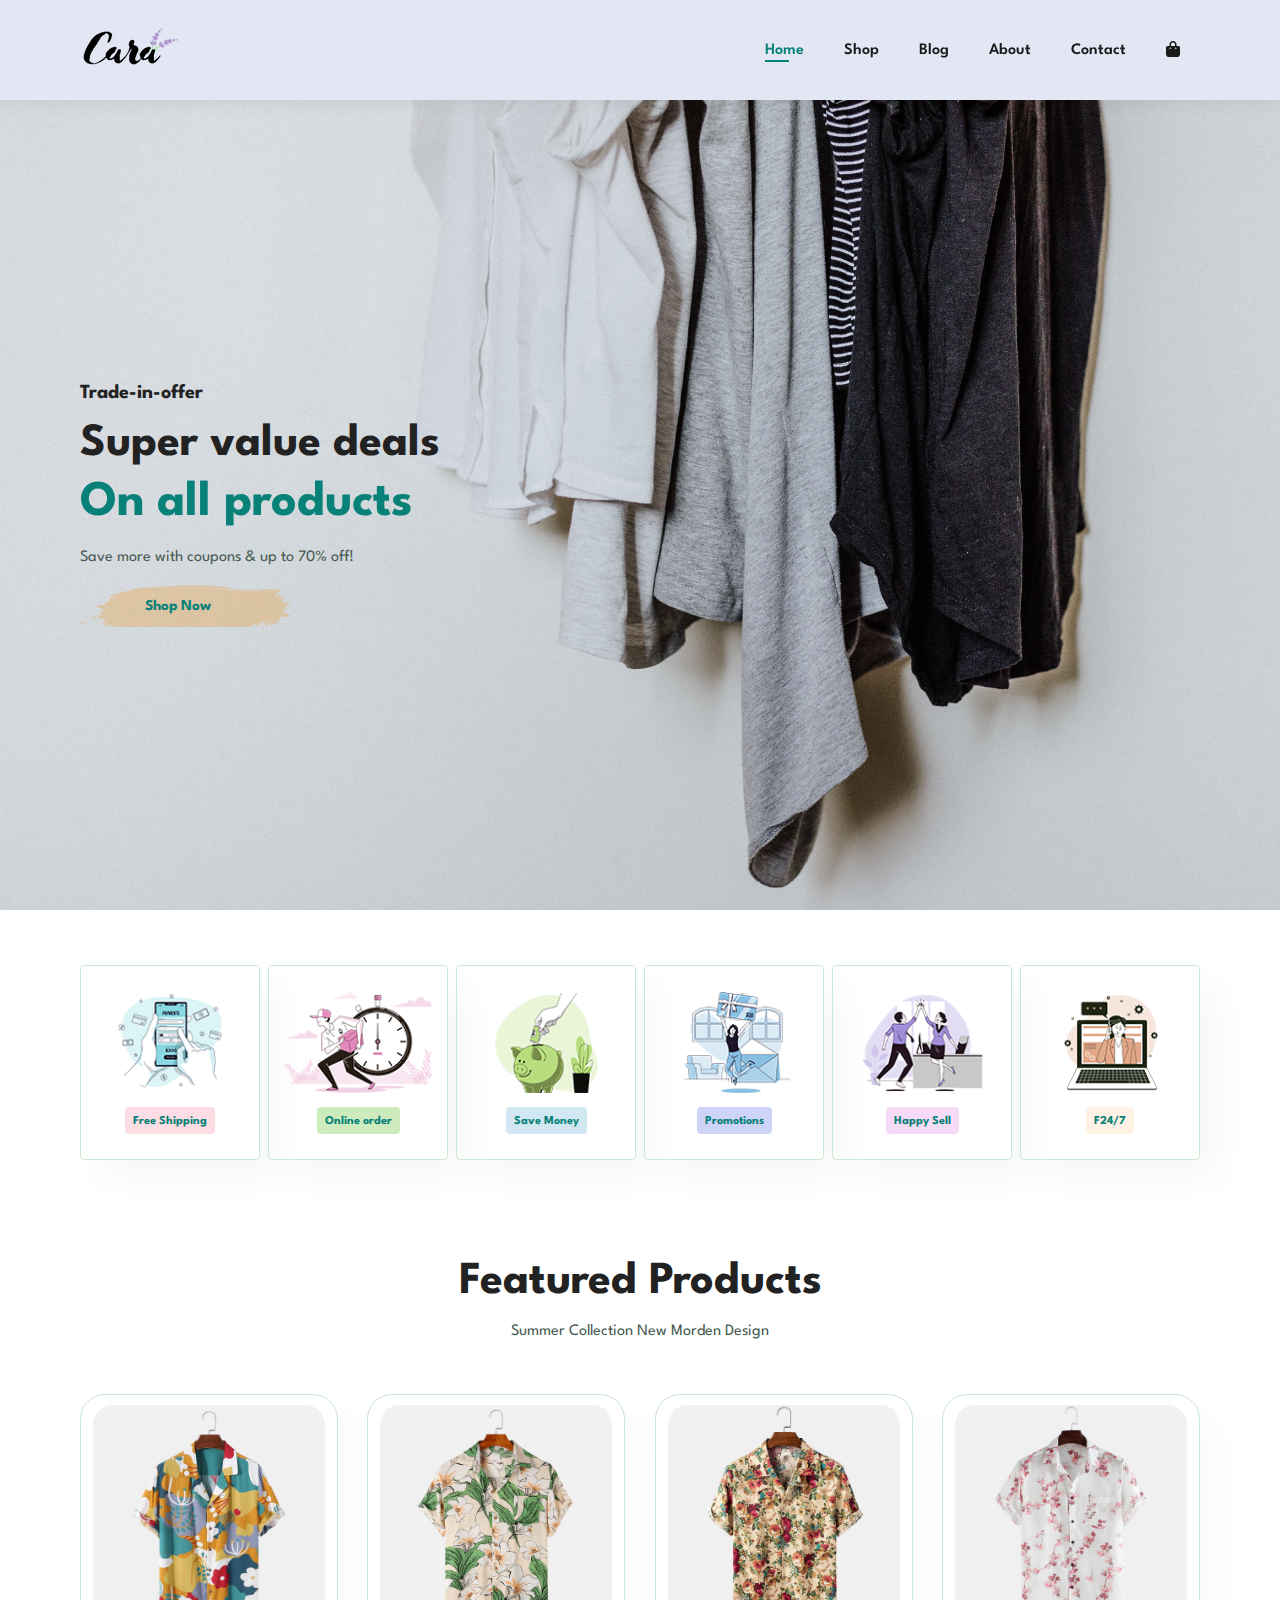
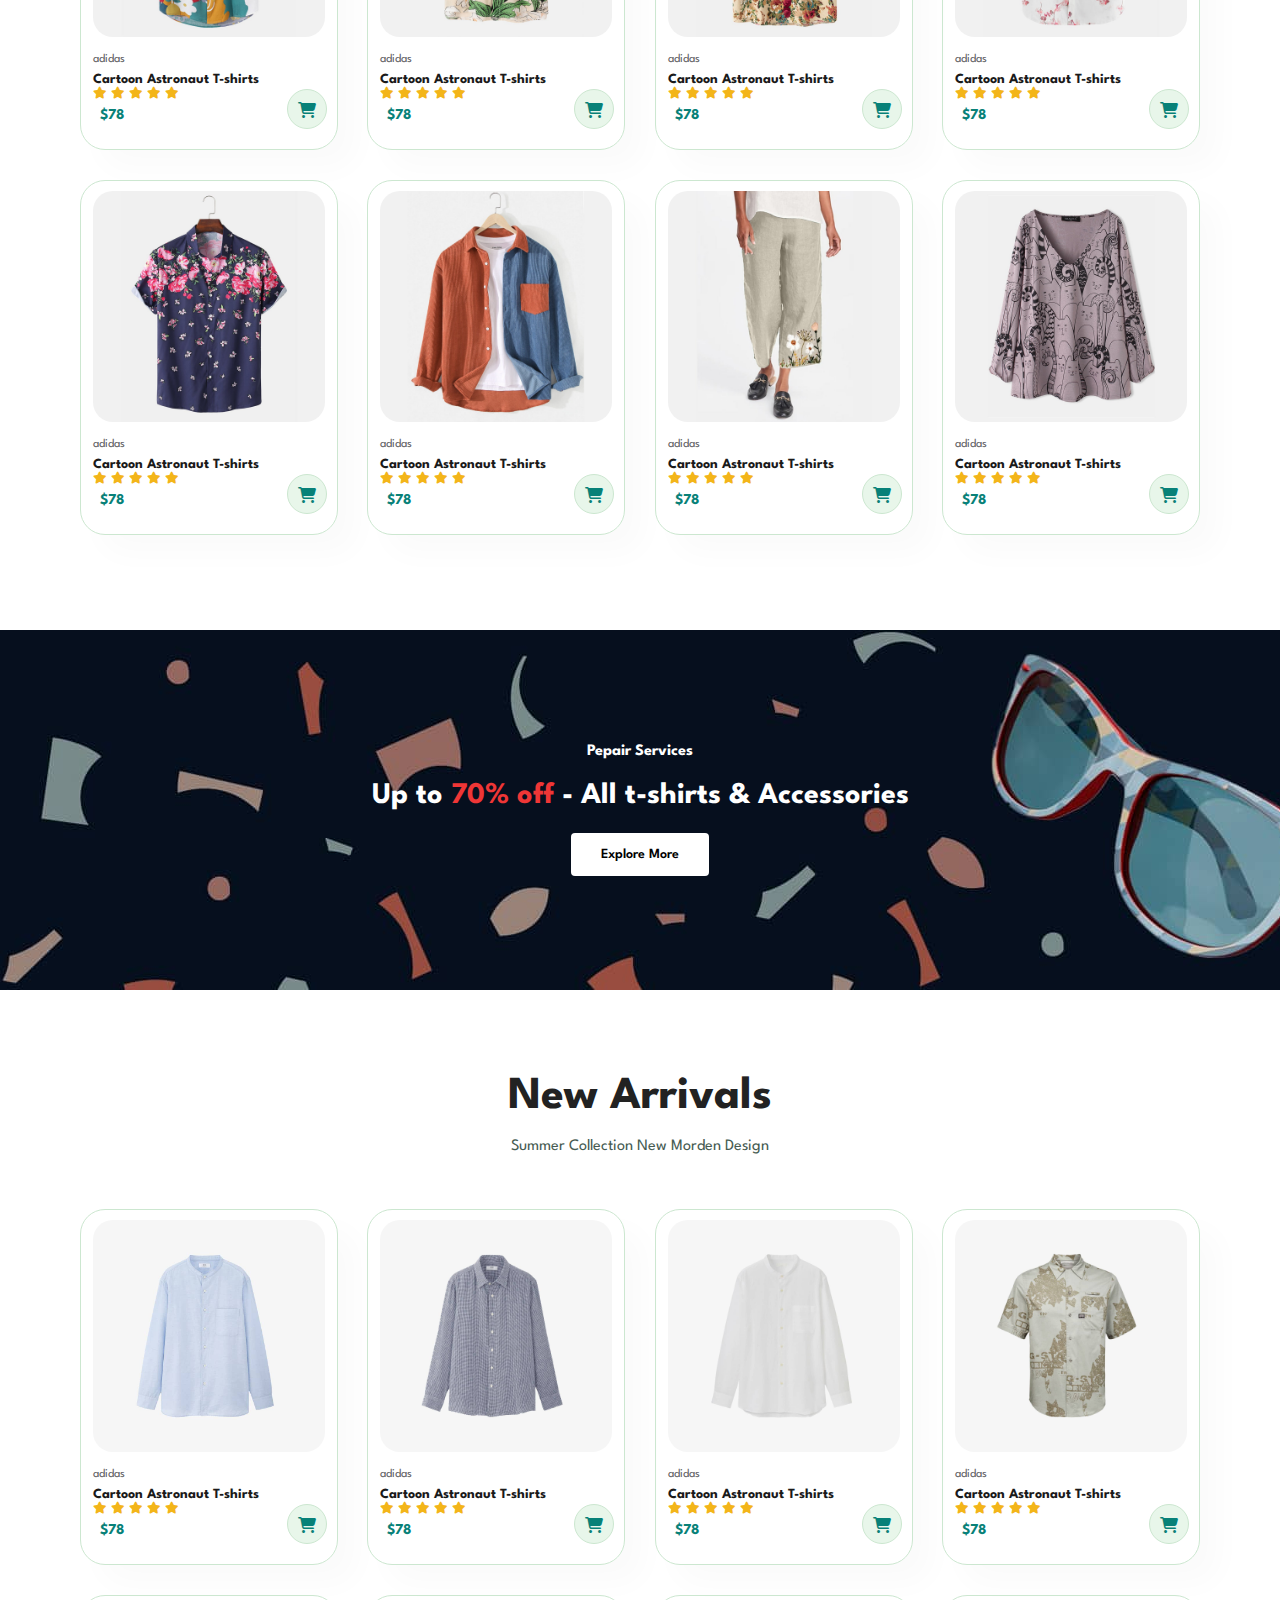
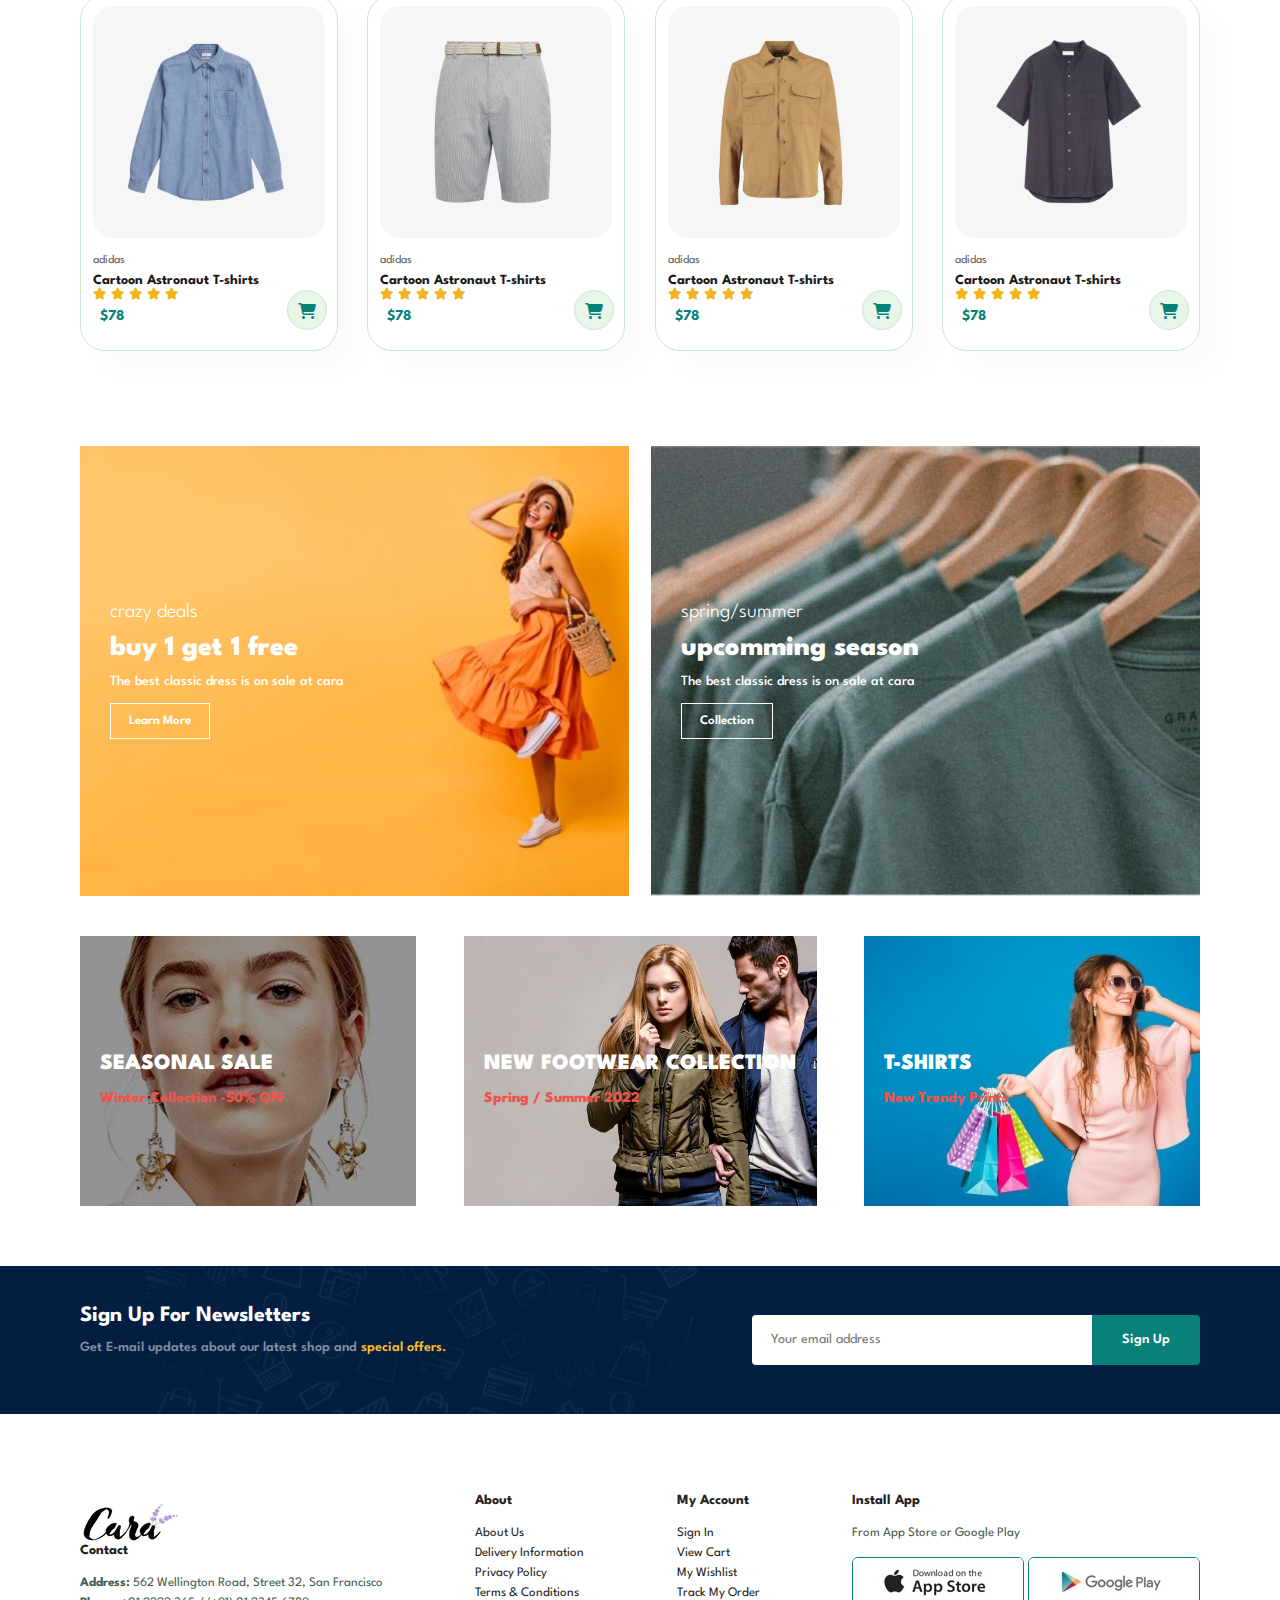
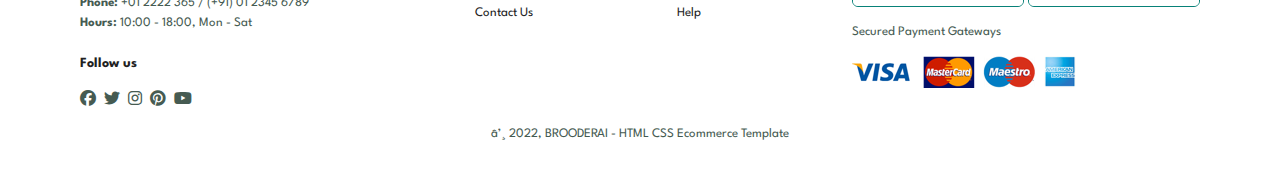
<file: index.html>
<!DOCTYPE html>
<html lang="en">

<head>
    <meta charset="UTF=8">
    <meta http-equiv="X-UA-Comatible" content="IE=edge">
    <meta name="viewport" content="width=device-width, initial-scale=1.0">
    <title>Tech2etc Ecommerce Tutorial</title>
    <link rel="stylesheet" type="text/css" href="https://cdnjs.cloudflare.com/ajax/libs/font-awesome/6.1.1/css/all.min.css">
    <link rel="stylesheet" href="style.css">
</head>

<body>

   <section id="header">
    <a href="#"><img src="img/logo.png" class="log" alt=""></a>
    
    <div>
        <ul id="navbar">
            <li><a class="active" href="index.html">Home</a></li>
            <li><a href="shop.html">Shop</a></li>
            <li><a href="blog.html">Blog</a></li>
            <li><a href="about.html">About</a></li>
            <li><a href="contact.html">Contact</a></li>
            <li id="lg-bag"><a href="cart.html"><i class="fa-solid fa-bag-shopping"></i></a></li>
            <a href="#" id="close"><i class="fa-solid fa-xmark"></i></a>
        </ul>
    </div>
    <div id="mobile">
        <a href="cart.html"><i class="fa-solid fa-bag-shopping"></i></a>
        <i id="bar"  class="fas fa-outdent"></i>
    </div>
   </section>

   <section id="hero">
    <h4>Trade-in-offer</h4>
    <h2>Super value deals</h2>
    <h1>On all products</h1>
    <p>Save more with coupons & up to 70% off!</p>
    <button>Shop Now</button>
   </section>

   <section id="feature" class="section-p1">
    <div class="fe-box">
        <img src="img/features/f1.png" alt="">
        <h6>Free Shipping</h6>
    </div>
    <div class="fe-box"> 
        <img src="img/features/f2.png" alt="">
        <h6>Online order</h6>
    </div>
    <div class="fe-box">
        <img src="img/features/f3.png" alt="">
        <h6>Save Money</h6>
    </div>
    <div class="fe-box">
        <img src="img/features/f4.png" alt="">
        <h6>Promotions</h6>
    </div>
    <div class="fe-box">
        <img src="img/features/f5.png" alt="">
        <h6>Happy Sell</h6>
    </div>
    <div class="fe-box">
        <img src="img/features/f6.png" alt="">
        <h6>F24/7</h6>
    </div>  
   </section>

   <section id="product1" class="section-p1">
    <h2>Featured Products</h2>
    <p>Summer Collection New Morden Design</p>
    <div class="pro-container">
        <div class="pro">
            <img src="img/products/f1.jpg" alt="">
            <div class="des">
                <span>adidas</span>
                <h5>Cartoon Astronaut T-shirts</h5>
                <div class="star">
                    <i class="fa-solid fa-star"></i>
                    <i class="fa-solid fa-star"></i>
                    <i class="fa-solid fa-star"></i>
                    <i class="fa-solid fa-star"></i>
                    <i class="fa-solid fa-star"></i>
                </div>
                <h4>$78</h4>
            </div>
            <a href="#"><i class="fa-solid fa-cart-shopping cart"></i></a>
        </div>
        <div class="pro">
            <img src="img/products/f2.jpg" alt="">
            <div class="des">
                <span>adidas</span>
                <h5>Cartoon Astronaut T-shirts</h5>
                <div class="star">
                    <i class="fa-solid fa-star"></i>
                    <i class="fa-solid fa-star"></i>
                    <i class="fa-solid fa-star"></i>
                    <i class="fa-solid fa-star"></i>
                    <i class="fa-solid fa-star"></i>
                </div>
                <h4>$78</h4>
            </div>
            <a href="#"><i class="fa-solid fa-cart-shopping cart"></i></a>
        </div>
        <div class="pro">
            <img src="img/products/f3.jpg" alt="">
            <div class="des">
                <span>adidas</span>
                <h5>Cartoon Astronaut T-shirts</h5>
                <div class="star">
                    <i class="fa-solid fa-star"></i>
                    <i class="fa-solid fa-star"></i>
                    <i class="fa-solid fa-star"></i>
                    <i class="fa-solid fa-star"></i>
                    <i class="fa-solid fa-star"></i>
                </div>
                <h4>$78</h4>
            </div>
            <a href="#"><i class="fa-solid fa-cart-shopping cart"></i></a>
        </div>
        <div class="pro">
            <img src="img/products/f4.jpg" alt="">
            <div class="des">
                <span>adidas</span>
                <h5>Cartoon Astronaut T-shirts</h5>
                <div class="star">
                    <i class="fa-solid fa-star"></i>
                    <i class="fa-solid fa-star"></i>
                    <i class="fa-solid fa-star"></i>
                    <i class="fa-solid fa-star"></i>
                    <i class="fa-solid fa-star"></i>
                </div>
                <h4>$78</h4>
            </div>
            <a href="#"><i class="fa-solid fa-cart-shopping cart"></i></a>
        </div>
        <div class="pro">
            <img src="img/products/f5.jpg" alt="">
            <div class="des">
                <span>adidas</span>
                <h5>Cartoon Astronaut T-shirts</h5>
                <div class="star">
                    <i class="fa-solid fa-star"></i>
                    <i class="fa-solid fa-star"></i>
                    <i class="fa-solid fa-star"></i>
                    <i class="fa-solid fa-star"></i>
                    <i class="fa-solid fa-star"></i>
                </div>
                <h4>$78</h4>
            </div>
            <a href="#"><i class="fa-solid fa-cart-shopping cart"></i></a>
        </div>
        <div class="pro">
            <img src="img/products/f6.jpg" alt="">
            <div class="des">
                <span>adidas</span>
                <h5>Cartoon Astronaut T-shirts</h5>
                <div class="star">
                    <i class="fa-solid fa-star"></i>
                    <i class="fa-solid fa-star"></i>
                    <i class="fa-solid fa-star"></i>
                    <i class="fa-solid fa-star"></i>
                    <i class="fa-solid fa-star"></i>
                </div>
                <h4>$78</h4>
            </div>
            <a href="#"><i class="fa-solid fa-cart-shopping cart"></i></a>
        </div>
        <div class="pro">
            <img src="img/products/f7.jpg" alt="">
            <div class="des">
                <span>adidas</span>
                <h5>Cartoon Astronaut T-shirts</h5>
                <div class="star">
                    <i class="fa-solid fa-star"></i>
                    <i class="fa-solid fa-star"></i>
                    <i class="fa-solid fa-star"></i>
                    <i class="fa-solid fa-star"></i>
                    <i class="fa-solid fa-star"></i>
                </div>
                <h4>$78</h4>
            </div>
            <a href="#"><i class="fa-solid fa-cart-shopping cart"></i></a>
        </div>
        <div class="pro">
            <img src="img/products/f8.jpg" alt="">
            <div class="des">
                <span>adidas</span>
                <h5>Cartoon Astronaut T-shirts</h5>
                <div class="star">
                    <i class="fa-solid fa-star"></i>
                    <i class="fa-solid fa-star"></i>
                    <i class="fa-solid fa-star"></i>
                    <i class="fa-solid fa-star"></i>
                    <i class="fa-solid fa-star"></i>
                </div>
                <h4>$78</h4>
            </div>
            <a href="#"><i class="fa-solid fa-cart-shopping cart"></i></a>
        </div>
    </div>
   </section>
   
   <section id="banner" class="section-m1">
    <h4>Pepair Services</h4>
    <h2>Up to <span>70% off</span> - All t-shirts & Accessories</h2>
    <button class="normal">Explore More</button>
   </section>

   <section id="product1" class="section-p1">
    <h2>New Arrivals</h2>
    <p>Summer Collection New Morden Design</p>
    <div class="pro-container">
        <div class="pro">
            <img src="img/products/n1.jpg" alt="">
            <div class="des">
                <span>adidas</span>
                <h5>Cartoon Astronaut T-shirts</h5>
                <div class="star">
                    <i class="fa-solid fa-star"></i>
                    <i class="fa-solid fa-star"></i>
                    <i class="fa-solid fa-star"></i>
                    <i class="fa-solid fa-star"></i>
                    <i class="fa-solid fa-star"></i>
                </div>
                <h4>$78</h4>
            </div>
            <a href="#"><i class="fa-solid fa-cart-shopping cart"></i></a>
        </div>
        <div class="pro">
            <img src="img/products/n2.jpg" alt="">
            <div class="des">
                <span>adidas</span>
                <h5>Cartoon Astronaut T-shirts</h5>
                <div class="star">
                    <i class="fa-solid fa-star"></i>
                    <i class="fa-solid fa-star"></i>
                    <i class="fa-solid fa-star"></i>
                    <i class="fa-solid fa-star"></i>
                    <i class="fa-solid fa-star"></i>
                </div>
                <h4>$78</h4>
            </div>
            <a href="#"><i class="fa-solid fa-cart-shopping cart"></i></a>
        </div>
        <div class="pro">
            <img src="img/products/n3.jpg" alt="">
            <div class="des">
                <span>adidas</span>
                <h5>Cartoon Astronaut T-shirts</h5>
                <div class="star">
                    <i class="fa-solid fa-star"></i>
                    <i class="fa-solid fa-star"></i>
                    <i class="fa-solid fa-star"></i>
                    <i class="fa-solid fa-star"></i>
                    <i class="fa-solid fa-star"></i>
                </div>
                <h4>$78</h4>
            </div>
            <a href="#"><i class="fa-solid fa-cart-shopping cart"></i></a>
        </div>
        <div class="pro">
            <img src="img/products/n4.jpg" alt="">
            <div class="des">
                <span>adidas</span>
                <h5>Cartoon Astronaut T-shirts</h5>
                <div class="star">
                    <i class="fa-solid fa-star"></i>
                    <i class="fa-solid fa-star"></i>
                    <i class="fa-solid fa-star"></i>
                    <i class="fa-solid fa-star"></i>
                    <i class="fa-solid fa-star"></i>
                </div>
                <h4>$78</h4>
            </div>
            <a href="#"><i class="fa-solid fa-cart-shopping cart"></i></a>
        </div>
        <div class="pro">
            <img src="img/products/n5.jpg" alt="">
            <div class="des">
                <span>adidas</span>
                <h5>Cartoon Astronaut T-shirts</h5>
                <div class="star">
                    <i class="fa-solid fa-star"></i>
                    <i class="fa-solid fa-star"></i>
                    <i class="fa-solid fa-star"></i>
                    <i class="fa-solid fa-star"></i>
                    <i class="fa-solid fa-star"></i>
                </div>
                <h4>$78</h4>
            </div>
            <a href="#"><i class="fa-solid fa-cart-shopping cart"></i></a>
        </div>
        <div class="pro">
            <img src="img/products/n6.jpg" alt="">
            <div class="des">
                <span>adidas</span>
                <h5>Cartoon Astronaut T-shirts</h5>
                <div class="star">
                    <i class="fa-solid fa-star"></i>
                    <i class="fa-solid fa-star"></i>
                    <i class="fa-solid fa-star"></i>
                    <i class="fa-solid fa-star"></i>
                    <i class="fa-solid fa-star"></i>
                </div>
                <h4>$78</h4>
            </div>
            <a href="#"><i class="fa-solid fa-cart-shopping cart"></i></a>
        </div>
        <div class="pro">
            <img src="img/products/n7.jpg" alt="">
            <div class="des">
                <span>adidas</span>
                <h5>Cartoon Astronaut T-shirts</h5>
                <div class="star">
                    <i class="fa-solid fa-star"></i>
                    <i class="fa-solid fa-star"></i>
                    <i class="fa-solid fa-star"></i>
                    <i class="fa-solid fa-star"></i>
                    <i class="fa-solid fa-star"></i>
                </div>
                <h4>$78</h4>
            </div>
            <a href="#"><i class="fa-solid fa-cart-shopping cart"></i></a>
        </div>
        <div class="pro">
            <img src="img/products/n8.jpg" alt="">
            <div class="des">
                <span>adidas</span>
                <h5>Cartoon Astronaut T-shirts</h5>
                <div class="star">
                    <i class="fa-solid fa-star"></i>
                    <i class="fa-solid fa-star"></i>
                    <i class="fa-solid fa-star"></i>
                    <i class="fa-solid fa-star"></i>
                    <i class="fa-solid fa-star"></i>
                </div>
                <h4>$78</h4>
            </div>
            <a href="#"><i class="fa-solid fa-cart-shopping cart"></i></a>
        </div>
    </div>
   </section>

   <section id="sm-banner" class="section-p1">
    <div class="banner-box">
        <h4>crazy deals</h4>
        <h2>buy 1 get 1 free</h2>
        <span>The best classic dress is on sale at cara</span>
        <button class="white">Learn More</button>
    </div>
    <div class="banner-box banner-box2">
        <h4>spring/summer</h4>
        <h2>upcomming season</h2>
        <span>The best classic dress is on sale at cara</span>
        <button class="white">Collection</button>
    </div>
   </section> 
   
   <section id="banner3">
    <div class="banner-box">
        <h2>SEASONAL SALE</h2>
        <h3>Winter Collection -50% OFF</h3>
    </div>
    <div class="banner-box banner-box2">
        <h2>NEW FOOTWEAR COLLECTION</h2>
        <h3>Spring / Summer 2022</h3>
    </div>
    <div class="banner-box banner-box3">
        <h2>T-SHIRTS</h2>
        <h3>New Trendy Prints</h3>
    </div>
   </section>

   <section id="newsletter" class="section-p1 section-m1">
    <div class="newstext">
        <h4>Sign Up For Newsletters</h4>
        <p>Get E-mail updates about our latest shop and <span>special offers.</span></p>
    </div>
    <div class="form">
        <input type="text" placeholder="Your email address">
        <button class="normal">Sign Up</button>
    </div>
   </section>

   <footer class="section-p1">
    <div class="col">
        <img class="logo" src="img/logo.png" alt="">
        <h4>Contact</h4>
        <p><strong>Address: </strong> 562 Wellington Road, Street 32, San Francisco</p>
        <p><strong>Phone:</strong> +01 2222 365 / (+91) 01 2345 6789</p>
        <p><strong>Hours:</strong> 10:00 - 18:00, Mon - Sat</p>
        <div class="follow">
            <h4>Follow us</h4>
            <div class="icon">
                <i class="fa-brands fa-facebook"></i>
                <i class="fa-brands fa-twitter"></i>
                <i class="fa-brands fa-instagram"></i>
                <i class="fa-brands fa-pinterest"></i>
                <i class="fa-brands fa-youtube"></i>
            </div>
        </div>
    </div>

    <div class="col">
        <h4>About</h4>
        <a href="#">About Us</a>
        <a href="#">Delivery Information</a>
        <a href="#">Privacy Policy</a>
        <a href="#">Terms & Conditions</a>
        <a href="#">Contact Us</a>
    </div>

    <div class="col">
        <h4>My Account</h4>
        <a href="#">Sign In</a>
        <a href="#">View Cart</a>
        <a href="#">My Wishlist</a>
        <a href="#">Track My Order</a>
        <a href="#">Help</a>
    </div>

    <div class="col install">
        <h4>Install App</h4>
        <p>From App Store or Google Play</p>
        <div class="row">
            <img src="img/pay/app.jpg" alt="">
            <img src="img/pay/play.jpg" alt="">
        </div>
        <p>Secured Payment Gateways</p>
        <img src="img/pay/pay.png" alt="">
    </div>

    <div class="copyright">
        <p>Ⓒ 2022, BROODERAI - HTML CSS Ecommerce Template</p>
    </div>
   </footer>


    <script src="script.js"></script>
</body>

</html>
</file>
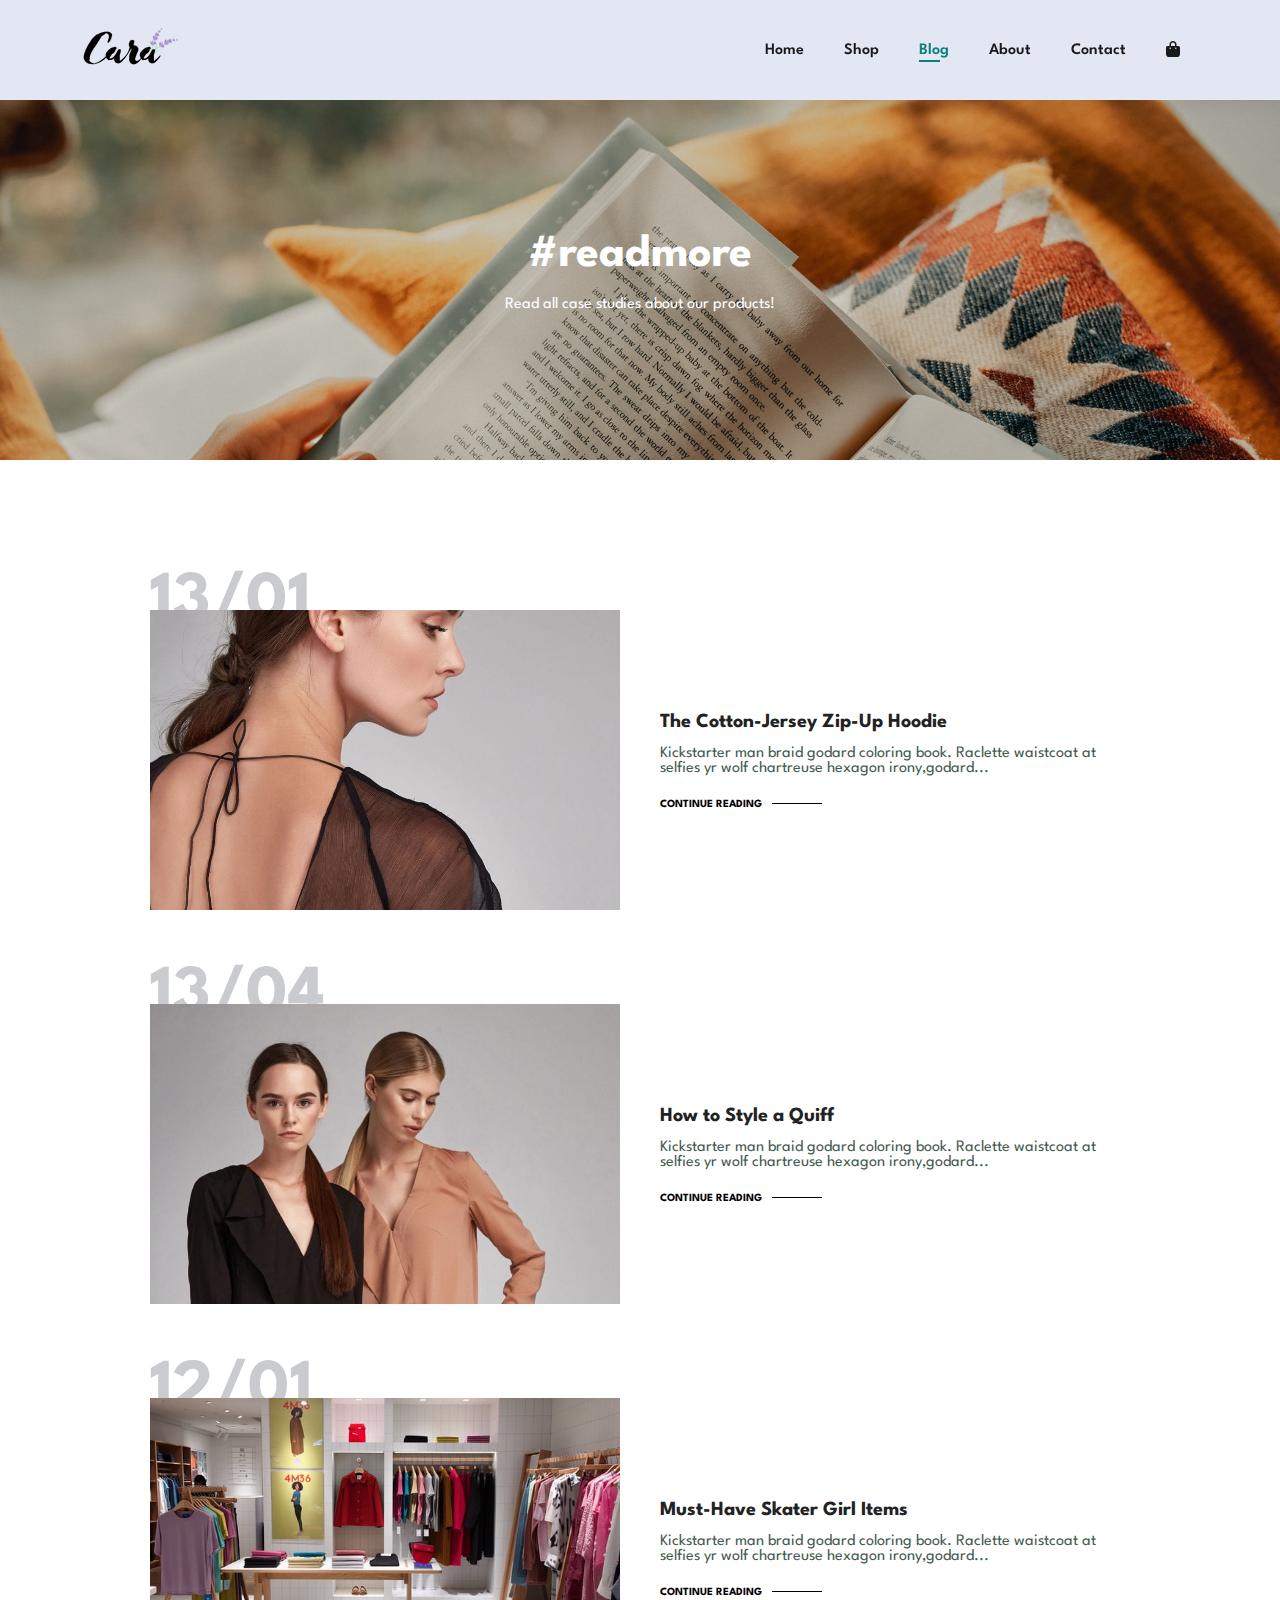
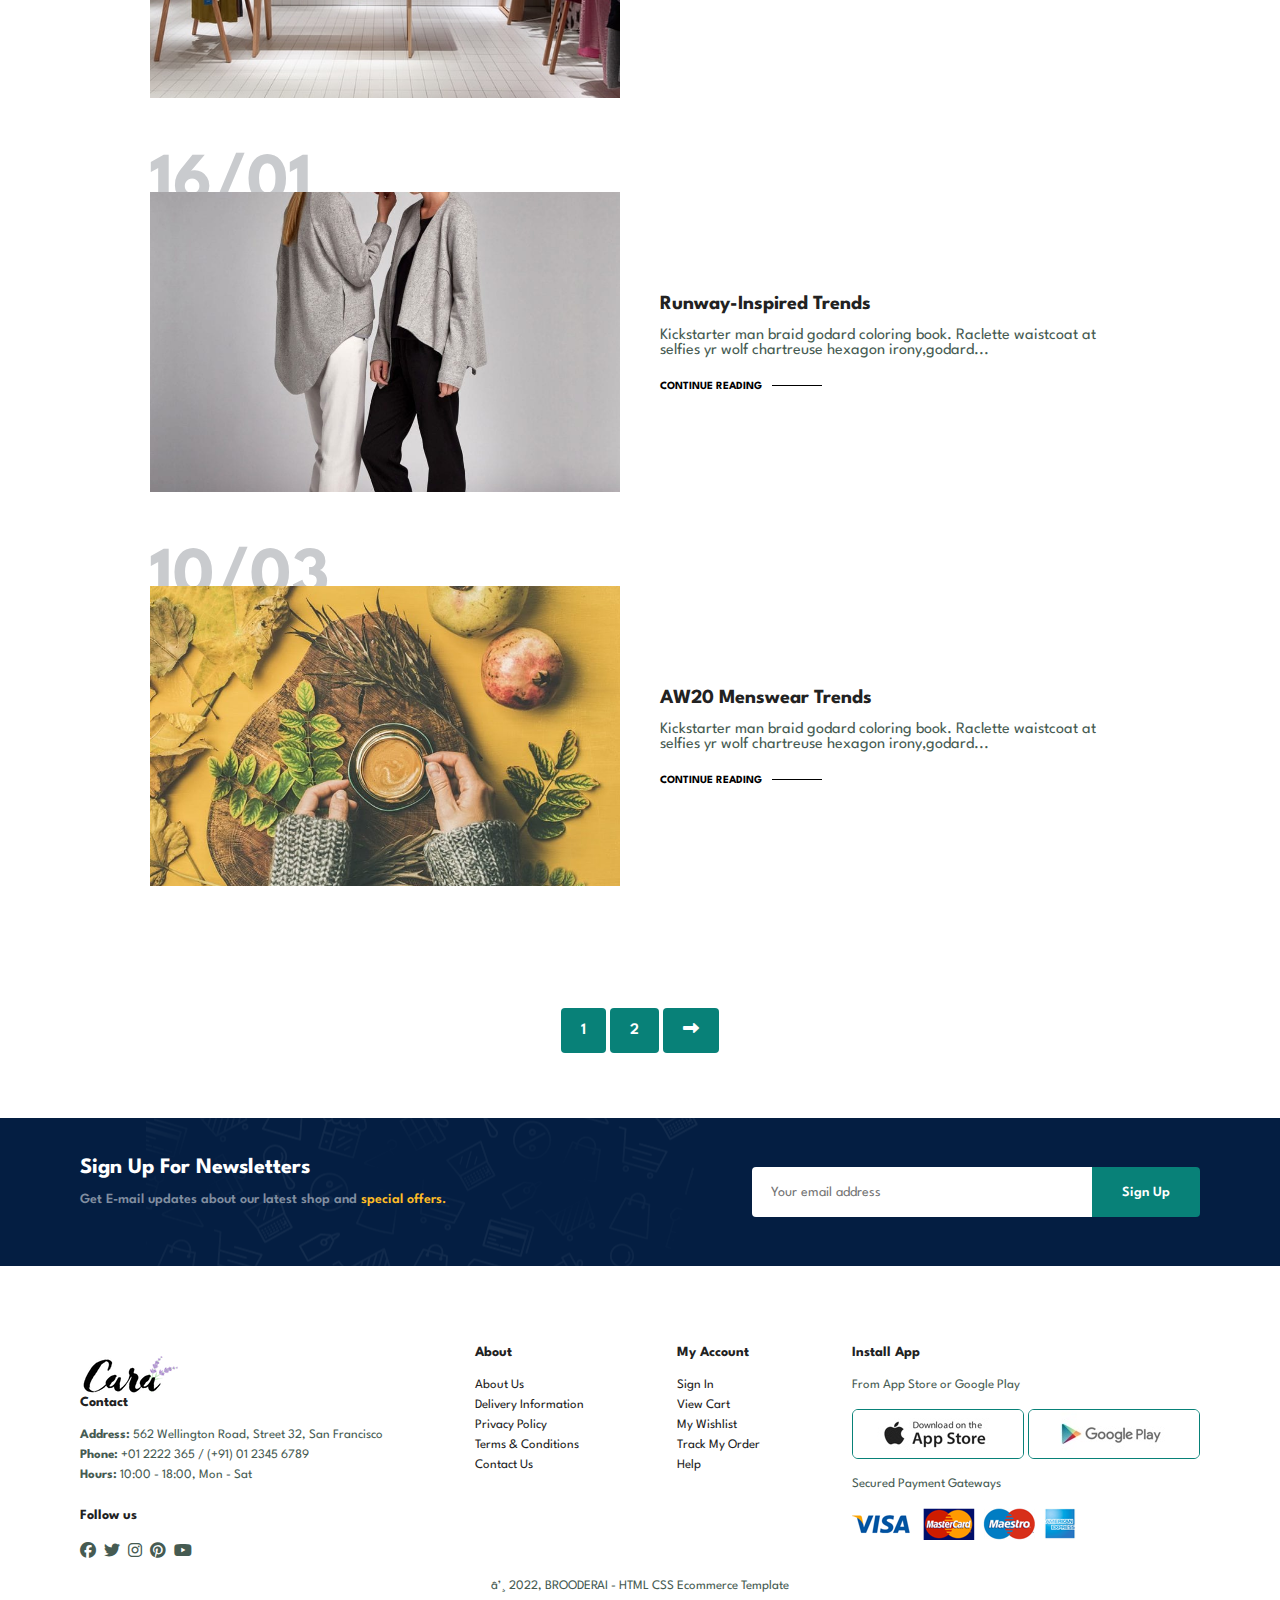
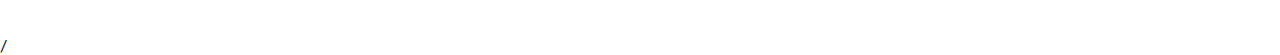
<file: blog.html>
<!DOCTYPE html>
<html lang="en">

<head>
    <meta charset="UTF=8">
    <meta http-equiv="X-UA-Comatible" content="IE=edge">
    <meta name="viewport" content="width=device-width, initial-scale=1.0">
    <title>Tech2etc Ecommerce Tutorial</title>
    <link rel="stylesheet" type="text/css" href="https://cdnjs.cloudflare.com/ajax/libs/font-awesome/6.1.1/css/all.min.css">
    <link rel="stylesheet" href="style.css">
</head>

<body>

   <section id="header">
    <a href="#"><img src="img/logo.png" class="log" alt=""></a>
    
    <div>
        <ul id="navbar">
            <li><a href="index.html">Home</a></li>
            <li><a href="shop.html">Shop</a></li>
            <li><a class="active" href="blog.html">Blog</a></li>
            <li><a href="about.html">About</a></li>
            <li><a href="contact.html">Contact</a></li>
            <li id="lg-bag"><a href="cart.html"><i class="fa-solid fa-bag-shopping"></i></a></li>
            <a href="#" id="close"><i class="fa-solid fa-xmark"></i></a>
        </ul>
    </div>
    <div id="mobile">
        <a href="cart.html"><i class="fa-solid fa-bag-shopping"></i></a>
        <i id="bar"  class="fas fa-outdent"></i>
    </div>
   </section>

   <section id="page-header" class="blog-header">
    <h2>#readmore</h2>
    <p>Read all case studies about our products! </p>
   </section>

   <section id="blog">
    <div class="blog-box">
        <div class="blog-img">
            <img src="img/blog/b1.jpg" alt="">
        </div>
        <div class="blog-details">
            <h4>The Cotton-Jersey Zip-Up Hoodie</h4>
            <p>Kickstarter man braid godard coloring book. Raclette waistcoat at selfies yr wolf chartreuse hexagon irony,godard...</p>
            <a href="#">CONTINUE READING</a>
        </div>
        <h1>13/01</h1>
    </div>

    <div class="blog-box">
        <div class="blog-img">
            <img src="img/blog/b2.jpg" alt="">
        </div>
        <div class="blog-details">
            <h4>How to Style a Quiff</h4>
            <p>Kickstarter man braid godard coloring book. Raclette waistcoat at selfies yr wolf chartreuse hexagon irony,godard...</p>
            <a href="#">CONTINUE READING</a>
        </div>
        <h1>13/04</h1>
    </div>

    <div class="blog-box">
        <div class="blog-img">
            <img src="img/blog/b3.jpg" alt="">
        </div>
        <div class="blog-details">
            <h4>Must-Have Skater Girl Items</h4>
            <p>Kickstarter man braid godard coloring book. Raclette waistcoat at selfies yr wolf chartreuse hexagon irony,godard...</p>
            <a href="#">CONTINUE READING</a>
        </div>
        <h1>12/01</h1>
    </div>

    <div class="blog-box">
        <div class="blog-img">
            <img src="img/blog/b4.jpg" alt="">
        </div>
        <div class="blog-details">
            <h4>Runway-Inspired Trends</h4>
            <p>Kickstarter man braid godard coloring book. Raclette waistcoat at selfies yr wolf chartreuse hexagon irony,godard...</p>
            <a href="#">CONTINUE READING</a>
        </div>
        <h1>16/01</h1>
    </div>

    <div class="blog-box">
        <div class="blog-img">
            <img src="img/blog/b6.jpg" alt="">
        </div>
        <div class="blog-details">
            <h4>AW20 Menswear Trends</h4>
            <p>Kickstarter man braid godard coloring book. Raclette waistcoat at selfies yr wolf chartreuse hexagon irony,godard...</p>
            <a href="#">CONTINUE READING</a>
        </div>
        <h1>10/03</h1>
    </div>
   </section>

   <section id="pagination" class="section-p1">
      <a href="#">1</a>
      <a href="#">2</a>
      <a href="#"><i class="fa-solid fa-right-long"></i></a>
   </section>

   <section id="newsletter" class="section-p1 section-m1">
    <div class="newstext">
        <h4>Sign Up For Newsletters</h4>
        <p>Get E-mail updates about our latest shop and <span>special offers.</span></p>
    </div>
    <div class="form">
        <input type="text" placeholder="Your email address">
        <button class="normal">Sign Up</button>
    </div>
   </section>

   <footer class="section-p1">
    <div class="col">
        <img class="logo" src="img/logo.png" alt="">
        <h4>Contact</h4>
        <p><strong>Address: </strong> 562 Wellington Road, Street 32, San Francisco</p>
        <p><strong>Phone:</strong> +01 2222 365 / (+91) 01 2345 6789</p>
        <p><strong>Hours:</strong> 10:00 - 18:00, Mon - Sat</p>
        <div class="follow">
            <h4>Follow us</h4>
            <div class="icon">
                <i class="fa-brands fa-facebook"></i>
                <i class="fa-brands fa-twitter"></i>
                <i class="fa-brands fa-instagram"></i>
                <i class="fa-brands fa-pinterest"></i>
                <i class="fa-brands fa-youtube"></i>
            </div>
        </div>
    </div>

    <div class="col">
        <h4>About</h4>
        <a href="#">About Us</a>
        <a href="#">Delivery Information</a>
        <a href="#">Privacy Policy</a>
        <a href="#">Terms & Conditions</a>
        <a href="#">Contact Us</a>
    </div>

    <div class="col">
        <h4>My Account</h4>
        <a href="#">Sign In</a>
        <a href="#">View Cart</a>
        <a href="#">My Wishlist</a>
        <a href="#">Track My Order</a>
        <a href="#">Help</a>
    </div>

    <div class="col install">
        <h4>Install App</h4>
        <p>From App Store or Google Play</p>
        <div class="row">
            <img src="img/pay/app.jpg" alt="">
            <img src="img/pay/play.jpg" alt="">
        </div>
        <p>Secured Payment Gateways</p>
        <img src="img/pay/pay.png" alt="">
    </div>

    <div class="copyright">
        <p>Ⓒ 2022, BROODERAI - HTML CSS Ecommerce Template</p>
    </div>
   </footer>


    <script src="script.js"></script>
</body>

</html>/
</file>
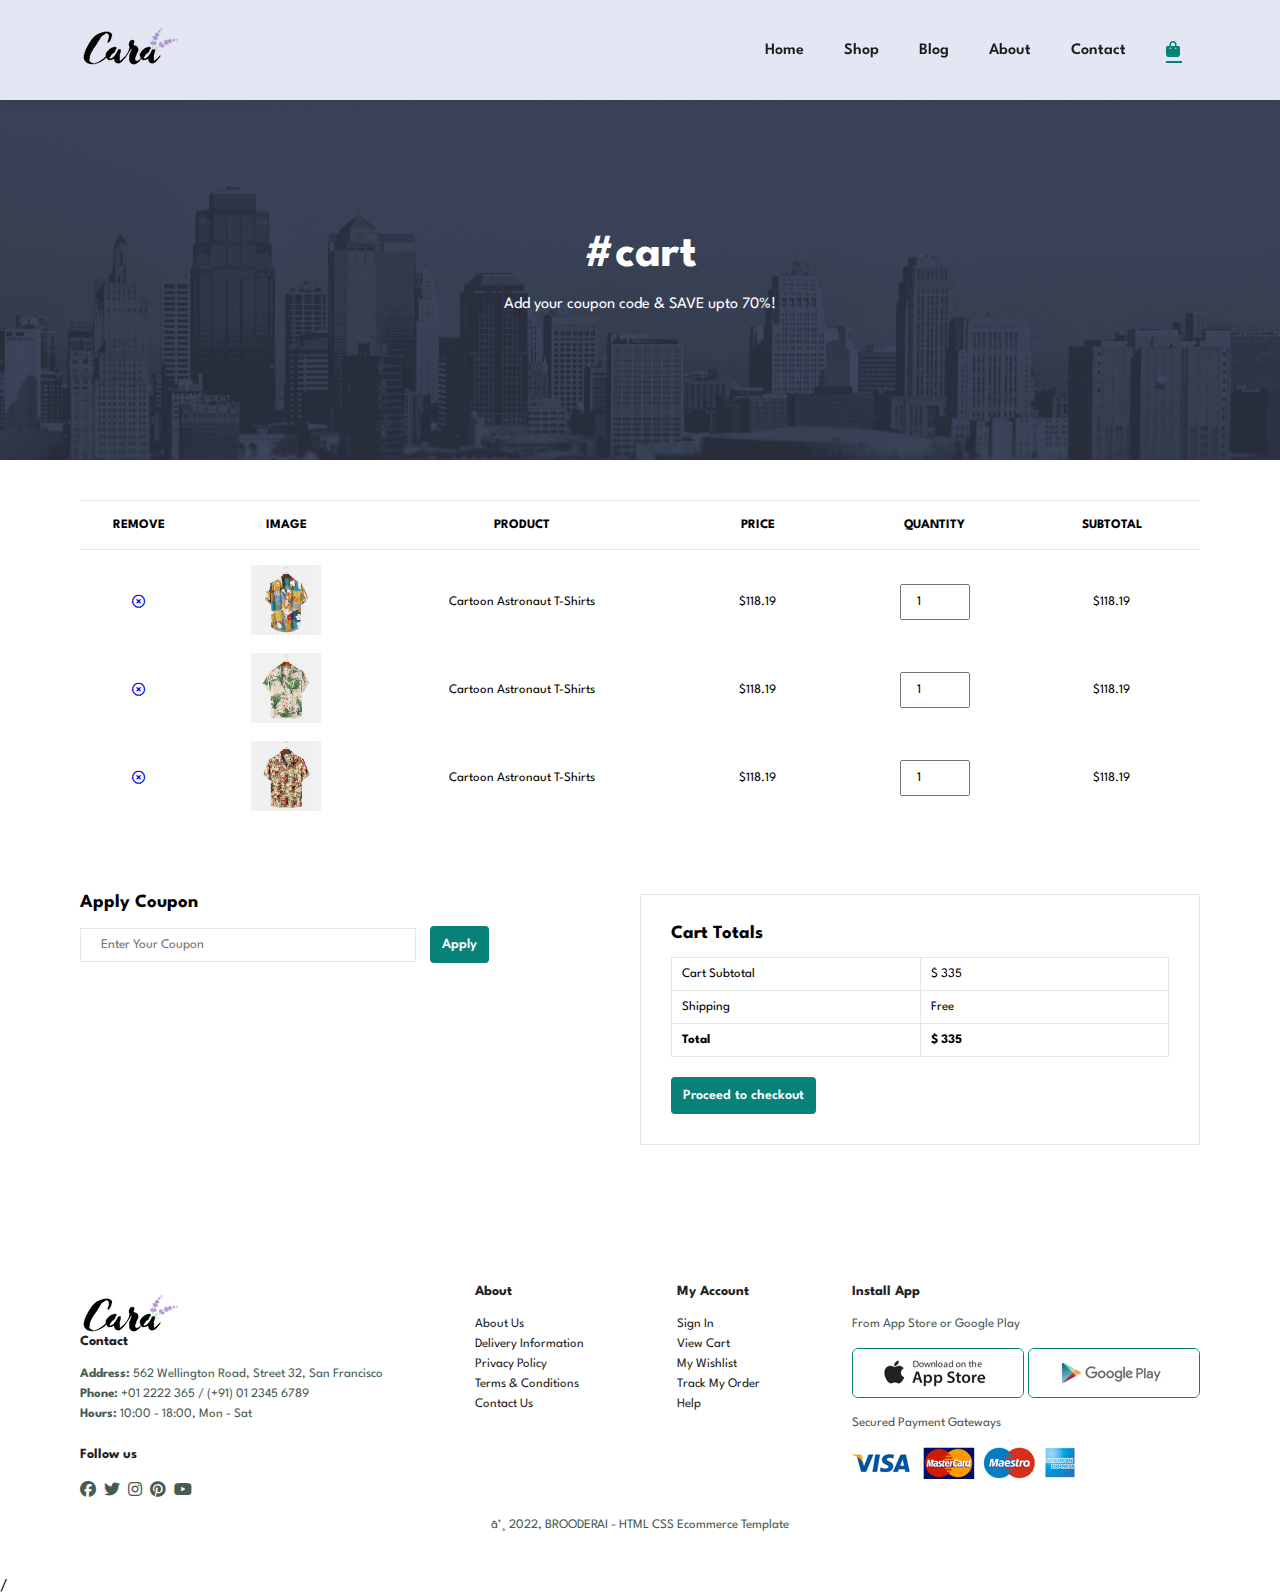
<file: cart.html>
<!DOCTYPE html>
<html lang="en">

<head>
    <meta charset="UTF=8">
    <meta http-equiv="X-UA-Comatible" content="IE=edge">
    <meta name="viewport" content="width=device-width, initial-scale=1.0">
    <title>Tech2etc Ecommerce Tutorial</title>
    <link rel="stylesheet" type="text/css" href="https://cdnjs.cloudflare.com/ajax/libs/font-awesome/6.1.1/css/all.min.css">
    <link rel="stylesheet" href="style.css">
</head>

<body>

   <section id="header">
    <a href="#"><img src="img/logo.png" class="log" alt=""></a>
    
    <div>
        <ul id="navbar">
            <li><a href="index.html">Home</a></li>
            <li><a href="shop.html">Shop</a></li>
            <li><a href="blog.html">Blog</a></li>
            <li><a href="about.html">About</a></li>
            <li><a href="contact.html">Contact</a></li>
            <li id="lg-bag"><a class="active" href="cart.html"><i class="fa-solid fa-bag-shopping"></i></a></li>
            <a href="#" id="close"><i class="fa-solid fa-xmark"></i></a>
        </ul>
    </div>
    <div id="mobile">
        <a href="cart.html"><i class="fa-solid fa-bag-shopping"></i></a>
        <i id="bar"  class="fas fa-outdent"></i>
    </div>
   </section>

   <section id="page-header" class="about-header">
    <h2>#cart</h2>
    <p>Add your coupon code & SAVE upto 70%!</p>
   </section>

   <section id="cart" class="section-p1">
    <table width="100%">
        <thead>
            <tr>
                <td>Remove</td>
                <td>Image</td>
                <td>Product</td>
                <td>Price</td>
                <td>Quantity</td>
                <td>Subtotal</td>
            </tr>
        </thead>
        <tbody>
            <tr>
                <td><a href="#"><i class="far fa-times-circle"></i></a></td>
                <td><img src="img/products/f1.jpg" alt=""></td>
                <td>Cartoon Astronaut T-Shirts</td>
                <td>$118.19</td>
                <td><input type="number" value="1"></td>
                <td>$118.19</td>
            </tr>
            <tr>
                <td><a href="#"><i class="far fa-times-circle"></i></a></td>
                <td><img src="img/products/f2.jpg" alt=""></td>
                <td>Cartoon Astronaut T-Shirts</td>
                <td>$118.19</td>
                <td><input type="number" value="1"></td>
                <td>$118.19</td>
            </tr>
            <tr>
                <td><a href="#"><i class="far fa-times-circle"></i></a></td>
                <td><img src="img/products/f3.jpg" alt=""></td>
                <td>Cartoon Astronaut T-Shirts</td>
                <td>$118.19</td>
                <td><input type="number" value="1"></td>
                <td>$118.19</td>
            </tr>
        </tbody>
    </table>
   </section>

   <section id="cart-add" class="section-p1">
    <div id="coupon">
        <h3>Apply Coupon</h3>
        <div>
            <input type="text" placeholder="Enter Your Coupon">
            <button class="normal">Apply</button>
        </div>
    </div>

    <div id="subtotal">
        <h3>Cart Totals</h3>
        <table>
            <tr>
                <td>Cart Subtotal</td>
                <td>$ 335</td>
            </tr>
            <tr>
                <td>Shipping</td>
                <td>Free</td>
            </tr>
            <tr>
                <td><strong>Total</strong></td>
                <td><strong>$ 335</strong></td>
            </tr>
        </table>
        <button class="normal">Proceed to checkout</button>
    </div>
   </section>

   <footer class="section-p1">
    <div class="col">
        <img class="logo" src="img/logo.png" alt="">
        <h4>Contact</h4>
        <p><strong>Address: </strong> 562 Wellington Road, Street 32, San Francisco</p>
        <p><strong>Phone:</strong> +01 2222 365 / (+91) 01 2345 6789</p>
        <p><strong>Hours:</strong> 10:00 - 18:00, Mon - Sat</p>
        <div class="follow">
            <h4>Follow us</h4>
            <div class="icon">
                <i class="fa-brands fa-facebook"></i>
                <i class="fa-brands fa-twitter"></i>
                <i class="fa-brands fa-instagram"></i>
                <i class="fa-brands fa-pinterest"></i>
                <i class="fa-brands fa-youtube"></i>
            </div>
        </div>
    </div>

    <div class="col">
        <h4>About</h4>
        <a href="#">About Us</a>
        <a href="#">Delivery Information</a>
        <a href="#">Privacy Policy</a>
        <a href="#">Terms & Conditions</a>
        <a href="#">Contact Us</a>
    </div>

    <div class="col">
        <h4>My Account</h4>
        <a href="#">Sign In</a>
        <a href="#">View Cart</a>
        <a href="#">My Wishlist</a>
        <a href="#">Track My Order</a>
        <a href="#">Help</a>
    </div>

    <div class="col install">
        <h4>Install App</h4>
        <p>From App Store or Google Play</p>
        <div class="row">
            <img src="img/pay/app.jpg" alt="">
            <img src="img/pay/play.jpg" alt="">
        </div>
        <p>Secured Payment Gateways</p>
        <img src="img/pay/pay.png" alt="">
    </div>

    <div class="copyright">
        <p>Ⓒ 2022, BROODERAI - HTML CSS Ecommerce Template</p>
    </div>
   </footer>


    <script src="script.js"></script>
</body>

</html>/
</file>
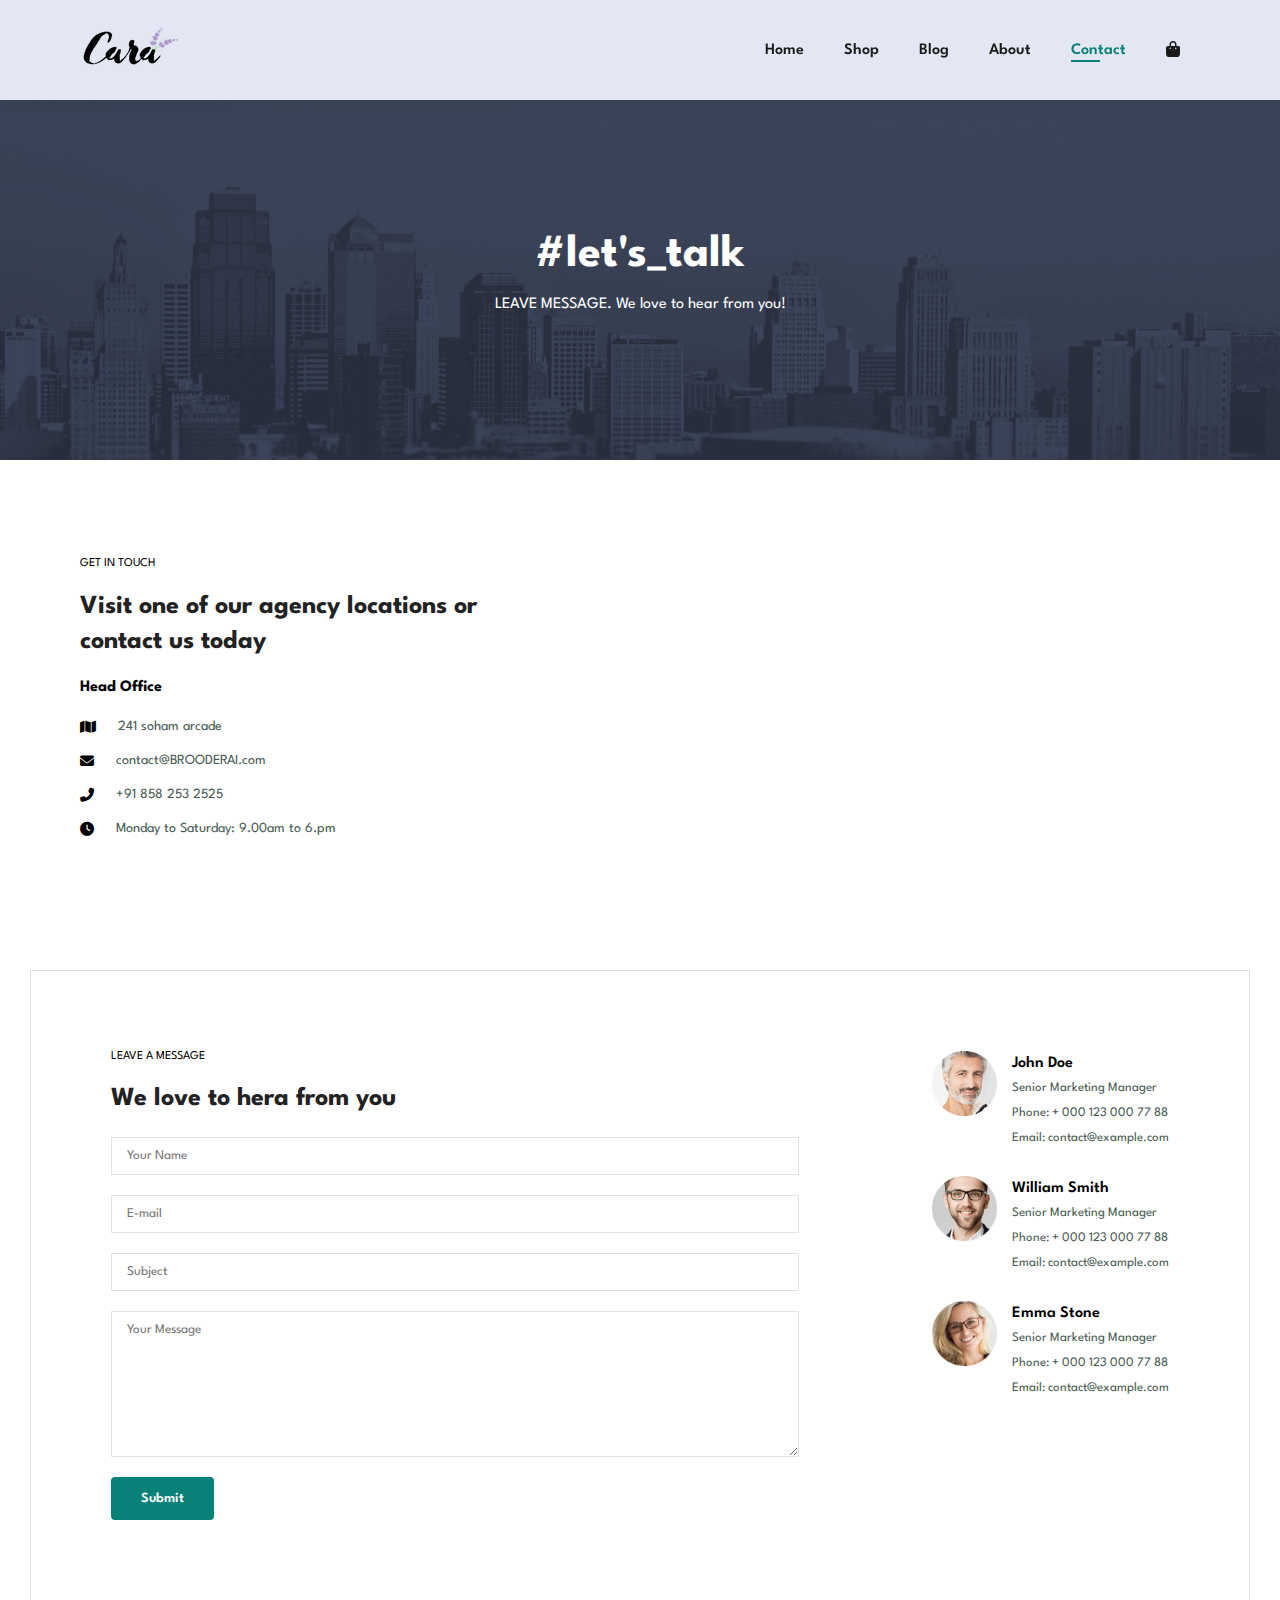
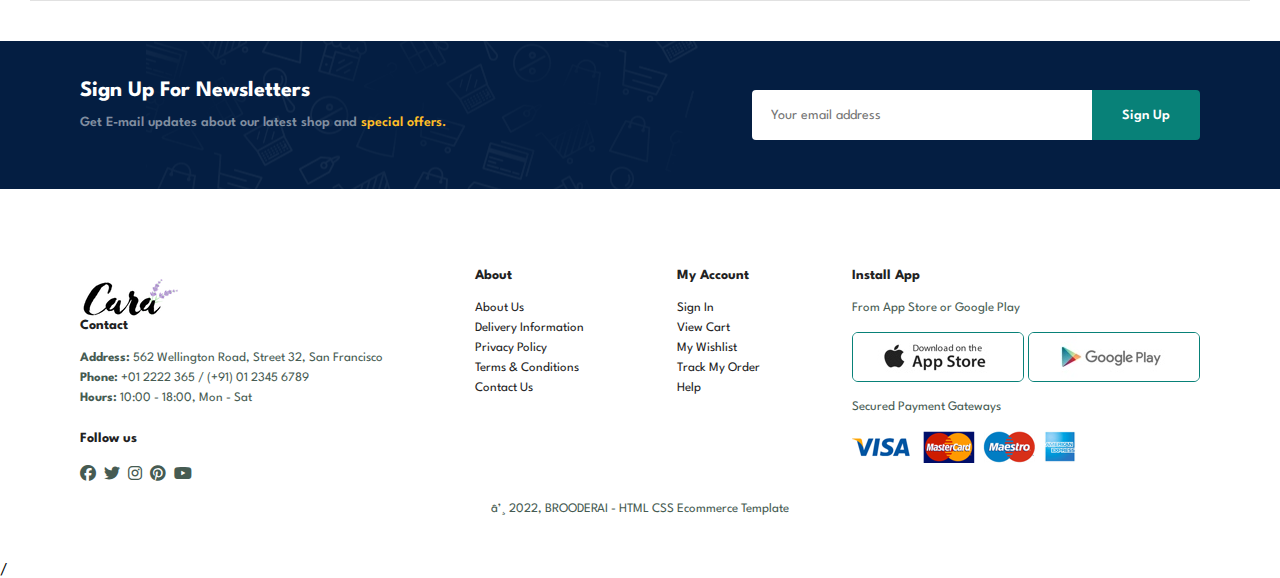
<file: contact.html>
<!DOCTYPE html>
<html lang="en">

<head>
    <meta charset="UTF=8">
    <meta http-equiv="X-UA-Comatible" content="IE=edge">
    <meta name="viewport" content="width=device-width, initial-scale=1.0">
    <title>Tech2etc Ecommerce Tutorial</title>
    <link rel="stylesheet" type="text/css" href="https://cdnjs.cloudflare.com/ajax/libs/font-awesome/6.1.1/css/all.min.css">
    <link rel="stylesheet" href="style.css">
</head>

<body>

   <section id="header">
    <a href="#"><img src="img/logo.png" class="log" alt=""></a>
    
    <div>
        <ul id="navbar">
            <li><a href="index.html">Home</a></li>
            <li><a href="shop.html">Shop</a></li>
            <li><a href="blog.html">Blog</a></li>
            <li><a href="about.html">About</a></li>
            <li><a class="active" href="contact.html">Contact</a></li>
            <li id="lg-bag"><a href="cart.html"><i class="fa-solid fa-bag-shopping"></i></a></li>
            <a href="#" id="close"><i class="fa-solid fa-xmark"></i></a>
        </ul>
    </div>
    <div id="mobile">
        <a href="cart.html"><i class="fa-solid fa-bag-shopping"></i></a>
        <i id="bar"  class="fas fa-outdent"></i>
    </div>
   </section>

   <section id="page-header" class="about-header">
    <h2>#let's_talk</h2>
    <p>LEAVE MESSAGE. We love to hear from you!</p>
   </section>
 
  <section id="contact-details" class="section-p1">
    <div class="details">
        <span>GET IN TOUCH</span>
        <h2>Visit one of our agency locations or contact us today</h2>
        <h3>Head Office</h3>
        <div>
            <li>
                <i class="fa-solid fa-map"></i>
                <p>241 soham arcade </p>
            </li>
            <li>
                <i class="fa-solid fa-envelope"></i>
                <p>contact@BROODERAI.com</p>
            </li>
            <li>
                <i class="fa-solid fa-phone-alt"></i>
                <p>+91 858 253 2525</p>
            </li>
            <li>
                <i class="fa-solid fa-clock"></i>
                <p>Monday to Saturday: 9.00am to 6.pm </p>
            </li>
        </div>
    </div>

    <div class="map">
        <iframe src="https://www.google.com/maps/embed?pb=!1m18!1m12!1m3!1d3720.0685185994744!2d72.76871611476618!3d21.189436885911526!2m3!1f0!2f0!3f0!3m2!1i1024!2i768!4f13.1!3m3!1m2!1s0x3be04dc7841b78a1%3A0xba34ae41690f0c96!2sBROADER%20AI!5e0!3m2!1sen!2sin!4v1657183735055!5m2!1sen!2sin" width="600" height="450" style="border:0;" allowfullscreen="" loading="lazy" referrerpolicy="no-referrer-when-downgrade"></iframe>
    </div>
  </section>

  <section id="form-details">
    <form action="">
        <span>LEAVE A MESSAGE</span>
        <h2>We love to hera from you</h2>
        <input type="text" placeholder="Your Name">
        <input type="text" placeholder="E-mail">
        <input type="text" placeholder="Subject">
        <textarea name="" id="" cols="30" rows="10" placeholder="Your Message"></textarea>
        <button class="normal">Submit</button>
    </form>

    <div class="people">
        <div>
            <img src="img/people/1.png" alt="">
            <p><span>John Doe</span> Senior Marketing Manager <br> Phone: + 000 123 000 77 88 <br> Email: contact@example.com</p>
        </div>
        <div>
            <img src="img/people/2.png" alt="">
            <p><span>William Smith</span> Senior Marketing Manager <br> Phone: + 000 123 000 77 88 <br> Email: contact@example.com</p>
        </div>
        <div>
            <img src="img/people/3.png" alt="">
            <p><span>Emma Stone</span> Senior Marketing Manager <br> Phone: + 000 123 000 77 88 <br> Email: contact@example.com</p>
        </div>
    </div>
  </section>
   
  <section id="newsletter" class="section-p1 section-m1">
    <div class="newstext">
        <h4>Sign Up For Newsletters</h4>
        <p>Get E-mail updates about our latest shop and <span>special offers.</span></p>
    </div>
    <div class="form">
        <input type="text" placeholder="Your email address">
        <button class="normal">Sign Up</button>
    </div>
   </section>

   <footer class="section-p1">
    <div class="col">
        <img class="logo" src="img/logo.png" alt="">
        <h4>Contact</h4>
        <p><strong>Address: </strong> 562 Wellington Road, Street 32, San Francisco</p>
        <p><strong>Phone:</strong> +01 2222 365 / (+91) 01 2345 6789</p>
        <p><strong>Hours:</strong> 10:00 - 18:00, Mon - Sat</p>
        <div class="follow">
            <h4>Follow us</h4>
            <div class="icon">
                <i class="fa-brands fa-facebook"></i>
                <i class="fa-brands fa-twitter"></i>
                <i class="fa-brands fa-instagram"></i>
                <i class="fa-brands fa-pinterest"></i>
                <i class="fa-brands fa-youtube"></i>
            </div>
        </div>
    </div>

    <div class="col">
        <h4>About</h4>
        <a href="#">About Us</a>
        <a href="#">Delivery Information</a>
        <a href="#">Privacy Policy</a>
        <a href="#">Terms & Conditions</a>
        <a href="#">Contact Us</a>
    </div>

    <div class="col">
        <h4>My Account</h4>
        <a href="#">Sign In</a>
        <a href="#">View Cart</a>
        <a href="#">My Wishlist</a>
        <a href="#">Track My Order</a>
        <a href="#">Help</a>
    </div>

    <div class="col install">
        <h4>Install App</h4>
        <p>From App Store or Google Play</p>
        <div class="row">
            <img src="img/pay/app.jpg" alt="">
            <img src="img/pay/play.jpg" alt="">
        </div>
        <p>Secured Payment Gateways</p>
        <img src="img/pay/pay.png" alt="">
    </div>

    <div class="copyright">
        <p>Ⓒ 2022, BROODERAI - HTML CSS Ecommerce Template</p>
    </div>
   </footer>


    <script src="script.js"></script>
</body>

</html>/
</file>
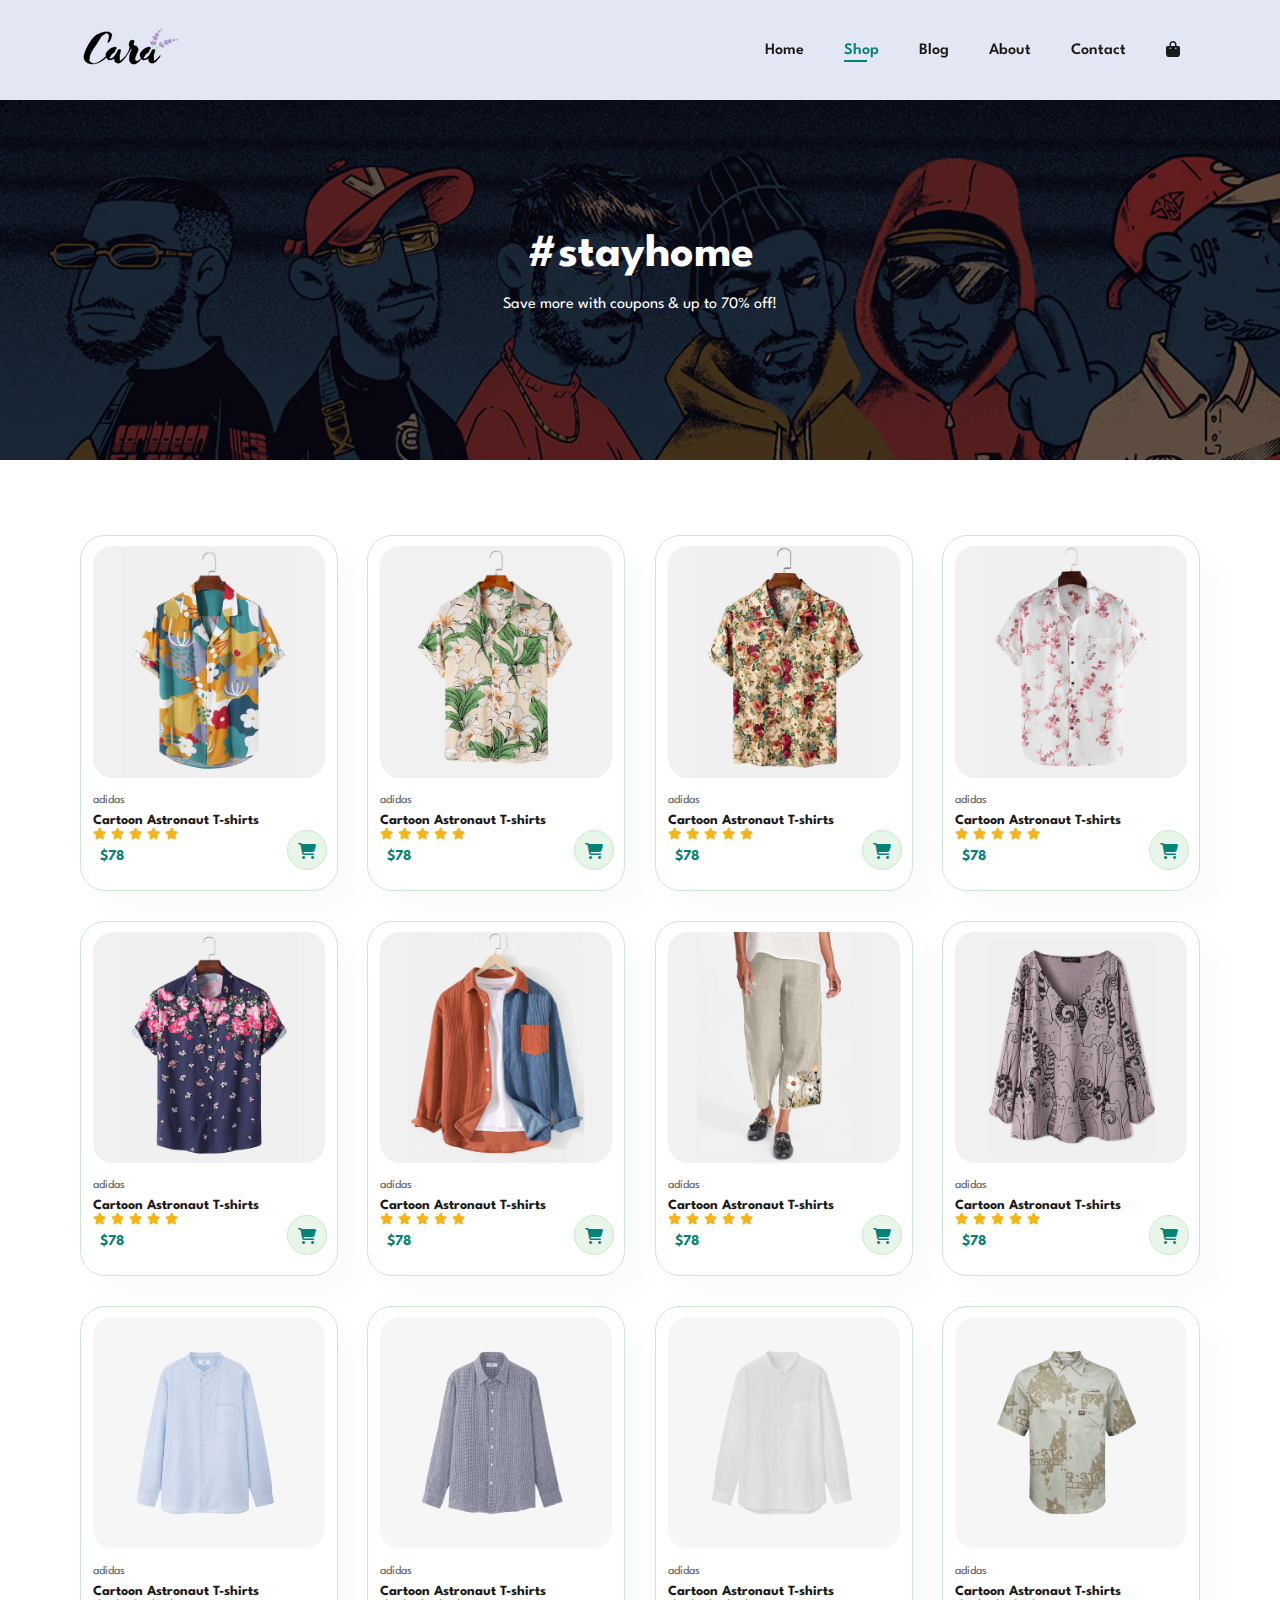
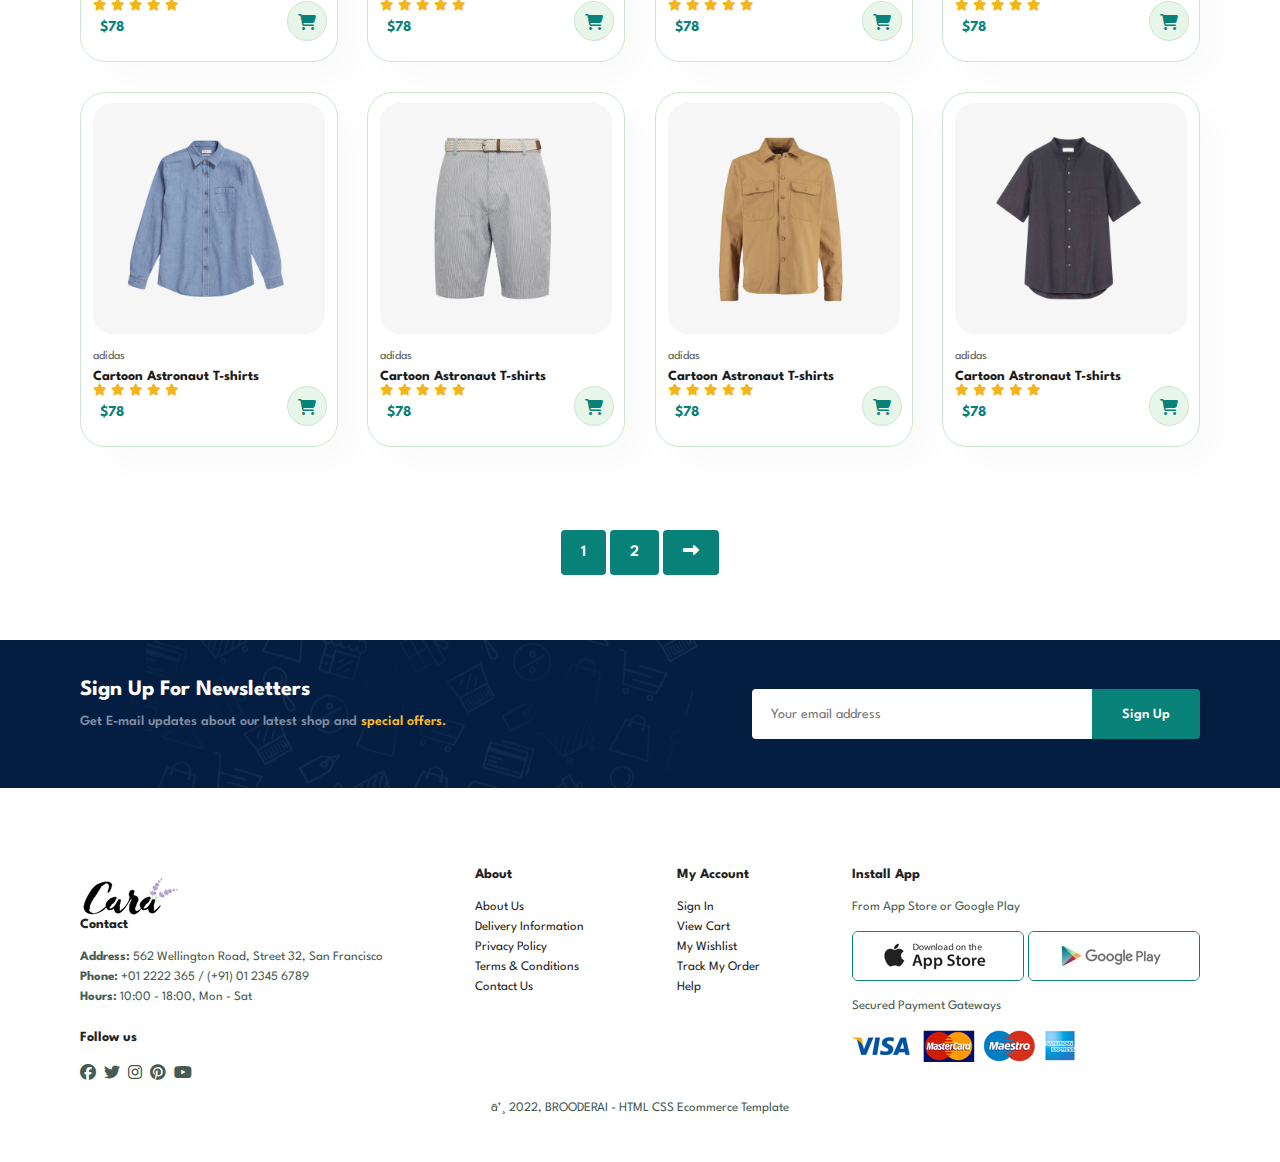
<file: shop.html>
<!DOCTYPE html>
<html lang="en">

<head>
    <meta charset="UTF=8">
    <meta http-equiv="X-UA-Comatible" content="IE=edge">
    <meta name="viewport" content="width=device-width, initial-scale=1.0">
    <title>Tech2etc Ecommerce Tutorial</title>
    <link rel="stylesheet" type="text/css" href="https://cdnjs.cloudflare.com/ajax/libs/font-awesome/6.1.1/css/all.min.css">
    <link rel="stylesheet" href="style.css">
</head>

<body>

   <section id="header">
    <a href="#"><img src="img/logo.png" class="log" alt=""></a>
    
    <div>
        <ul id="navbar">
            <li><a href="index.html">Home</a></li>
            <li><a class="active" href="shop.html">Shop</a></li>
            <li><a href="blog.html">Blog</a></li>
            <li><a href="about.html">About</a></li>
            <li><a href="contact.html">Contact</a></li>
            <li id="lg-bag"><a href="cart.html"><i class="fa-solid fa-bag-shopping"></i></a></li>
            <a href="#" id="close"><i class="fa-solid fa-xmark"></i></a>
        </ul>
    </div>
    <div id="mobile">
        <a href="cart.html"><i class="fa-solid fa-bag-shopping"></i></a>
        <i id="bar"  class="fas fa-outdent"></i>
    </div>
   </section>

   <section id="page-header">
    <h2>#stayhome</h2>
    <p>Save more with coupons & up to 70% off!</p>
   </section>

   <section id="product1" class="section-p1">
    <div class="pro-container">
        <div class="pro" onclick="window.location.href='sproduct.html';">
            <img src="img/products/f1.jpg" alt="">
            <div class="des">
                <span>adidas</span>
                <h5>Cartoon Astronaut T-shirts</h5>
                <div class="star">
                    <i class="fa-solid fa-star"></i>
                    <i class="fa-solid fa-star"></i>
                    <i class="fa-solid fa-star"></i>
                    <i class="fa-solid fa-star"></i>
                    <i class="fa-solid fa-star"></i>
                </div>
                <h4>$78</h4>
            </div>
            <a href="#"><i class="fa-solid fa-cart-shopping cart"></i></a>
        </div>
        <div class="pro">
            <img src="img/products/f2.jpg" alt="">
            <div class="des">
                <span>adidas</span>
                <h5>Cartoon Astronaut T-shirts</h5>
                <div class="star">
                    <i class="fa-solid fa-star"></i>
                    <i class="fa-solid fa-star"></i>
                    <i class="fa-solid fa-star"></i>
                    <i class="fa-solid fa-star"></i>
                    <i class="fa-solid fa-star"></i>
                </div>
                <h4>$78</h4>
            </div>
            <a href="#"><i class="fa-solid fa-cart-shopping cart"></i></a>
        </div>
        <div class="pro">
            <img src="img/products/f3.jpg" alt="">
            <div class="des">
                <span>adidas</span>
                <h5>Cartoon Astronaut T-shirts</h5>
                <div class="star">
                    <i class="fa-solid fa-star"></i>
                    <i class="fa-solid fa-star"></i>
                    <i class="fa-solid fa-star"></i>
                    <i class="fa-solid fa-star"></i>
                    <i class="fa-solid fa-star"></i>
                </div>
                <h4>$78</h4>
            </div>
            <a href="#"><i class="fa-solid fa-cart-shopping cart"></i></a>
        </div>
        <div class="pro">
            <img src="img/products/f4.jpg" alt="">
            <div class="des">
                <span>adidas</span>
                <h5>Cartoon Astronaut T-shirts</h5>
                <div class="star">
                    <i class="fa-solid fa-star"></i>
                    <i class="fa-solid fa-star"></i>
                    <i class="fa-solid fa-star"></i>
                    <i class="fa-solid fa-star"></i>
                    <i class="fa-solid fa-star"></i>
                </div>
                <h4>$78</h4>
            </div>
            <a href="#"><i class="fa-solid fa-cart-shopping cart"></i></a>
        </div>
        <div class="pro">
            <img src="img/products/f5.jpg" alt="">
            <div class="des">
                <span>adidas</span>
                <h5>Cartoon Astronaut T-shirts</h5>
                <div class="star">
                    <i class="fa-solid fa-star"></i>
                    <i class="fa-solid fa-star"></i>
                    <i class="fa-solid fa-star"></i>
                    <i class="fa-solid fa-star"></i>
                    <i class="fa-solid fa-star"></i>
                </div>
                <h4>$78</h4>
            </div>
            <a href="#"><i class="fa-solid fa-cart-shopping cart"></i></a>
        </div>
        <div class="pro">
            <img src="img/products/f6.jpg" alt="">
            <div class="des">
                <span>adidas</span>
                <h5>Cartoon Astronaut T-shirts</h5>
                <div class="star">
                    <i class="fa-solid fa-star"></i>
                    <i class="fa-solid fa-star"></i>
                    <i class="fa-solid fa-star"></i>
                    <i class="fa-solid fa-star"></i>
                    <i class="fa-solid fa-star"></i>
                </div>
                <h4>$78</h4>
            </div>
            <a href="#"><i class="fa-solid fa-cart-shopping cart"></i></a>
        </div>
        <div class="pro">
            <img src="img/products/f7.jpg" alt="">
            <div class="des">
                <span>adidas</span>
                <h5>Cartoon Astronaut T-shirts</h5>
                <div class="star">
                    <i class="fa-solid fa-star"></i>
                    <i class="fa-solid fa-star"></i>
                    <i class="fa-solid fa-star"></i>
                    <i class="fa-solid fa-star"></i>
                    <i class="fa-solid fa-star"></i>
                </div>
                <h4>$78</h4>
            </div>
            <a href="#"><i class="fa-solid fa-cart-shopping cart"></i></a>
        </div>
        <div class="pro">
            <img src="img/products/f8.jpg" alt="">
            <div class="des">
                <span>adidas</span>
                <h5>Cartoon Astronaut T-shirts</h5>
                <div class="star">
                    <i class="fa-solid fa-star"></i>
                    <i class="fa-solid fa-star"></i>
                    <i class="fa-solid fa-star"></i>
                    <i class="fa-solid fa-star"></i>
                    <i class="fa-solid fa-star"></i>
                </div>
                <h4>$78</h4>
            </div>
            <a href="#"><i class="fa-solid fa-cart-shopping cart"></i></a>
        </div>
    
        <div class="pro">
            <img src="img/products/n1.jpg" alt="">
            <div class="des">
                <span>adidas</span>
                <h5>Cartoon Astronaut T-shirts</h5>
                <div class="star">
                    <i class="fa-solid fa-star"></i>
                    <i class="fa-solid fa-star"></i>
                    <i class="fa-solid fa-star"></i>
                    <i class="fa-solid fa-star"></i>
                    <i class="fa-solid fa-star"></i>
                </div>
                <h4>$78</h4>
            </div>
            <a href="#"><i class="fa-solid fa-cart-shopping cart"></i></a>
        </div>

        <div class="pro">
            <img src="img/products/n2.jpg" alt="">
            <div class="des">
                <span>adidas</span>
                <h5>Cartoon Astronaut T-shirts</h5>
                <div class="star">
                    <i class="fa-solid fa-star"></i>
                    <i class="fa-solid fa-star"></i>
                    <i class="fa-solid fa-star"></i>
                    <i class="fa-solid fa-star"></i>
                    <i class="fa-solid fa-star"></i>
                </div>
                <h4>$78</h4>
            </div>
            <a href="#"><i class="fa-solid fa-cart-shopping cart"></i></a>
        </div>

        <div class="pro">
            <img src="img/products/n3.jpg" alt="">
            <div class="des">
                <span>adidas</span>
                <h5>Cartoon Astronaut T-shirts</h5>
                <div class="star">
                    <i class="fa-solid fa-star"></i>
                    <i class="fa-solid fa-star"></i>
                    <i class="fa-solid fa-star"></i>
                    <i class="fa-solid fa-star"></i>
                    <i class="fa-solid fa-star"></i>
                </div>
                <h4>$78</h4>
            </div>
            <a href="#"><i class="fa-solid fa-cart-shopping cart"></i></a>
        </div>

        <div class="pro">
            <img src="img/products/n4.jpg" alt="">
            <div class="des">
                <span>adidas</span>
                <h5>Cartoon Astronaut T-shirts</h5>
                <div class="star">
                    <i class="fa-solid fa-star"></i>
                    <i class="fa-solid fa-star"></i>
                    <i class="fa-solid fa-star"></i>
                    <i class="fa-solid fa-star"></i>
                    <i class="fa-solid fa-star"></i>
                </div>
                <h4>$78</h4>
            </div>
            <a href="#"><i class="fa-solid fa-cart-shopping cart"></i></a>
        </div>

        <div class="pro">
            <img src="img/products/n5.jpg" alt="">
            <div class="des">
                <span>adidas</span>
                <h5>Cartoon Astronaut T-shirts</h5>
                <div class="star">
                    <i class="fa-solid fa-star"></i>
                    <i class="fa-solid fa-star"></i>
                    <i class="fa-solid fa-star"></i>
                    <i class="fa-solid fa-star"></i>
                    <i class="fa-solid fa-star"></i>
                </div>
                <h4>$78</h4>
            </div>
            <a href="#"><i class="fa-solid fa-cart-shopping cart"></i></a>
        </div>
        <div class="pro">
            <img src="img/products/n6.jpg" alt="">
            <div class="des">
                <span>adidas</span>
                <h5>Cartoon Astronaut T-shirts</h5>
                <div class="star">
                    <i class="fa-solid fa-star"></i>
                    <i class="fa-solid fa-star"></i>
                    <i class="fa-solid fa-star"></i>
                    <i class="fa-solid fa-star"></i>
                    <i class="fa-solid fa-star"></i>
                </div>
                <h4>$78</h4>
            </div>
            <a href="#"><i class="fa-solid fa-cart-shopping cart"></i></a>
        </div>

        <div class="pro">
            <img src="img/products/n7.jpg" alt="">
            <div class="des">
                <span>adidas</span>
                <h5>Cartoon Astronaut T-shirts</h5>
                <div class="star">
                    <i class="fa-solid fa-star"></i>
                    <i class="fa-solid fa-star"></i>
                    <i class="fa-solid fa-star"></i>
                    <i class="fa-solid fa-star"></i>
                    <i class="fa-solid fa-star"></i>
                </div>
                <h4>$78</h4>
            </div>
            <a href="#"><i class="fa-solid fa-cart-shopping cart"></i></a>
        </div>
        <div class="pro">
            <img src="img/products/n8.jpg" alt="">
            <div class="des">
                <span>adidas</span>
                <h5>Cartoon Astronaut T-shirts</h5>
                <div class="star">
                    <i class="fa-solid fa-star"></i>
                    <i class="fa-solid fa-star"></i>
                    <i class="fa-solid fa-star"></i>
                    <i class="fa-solid fa-star"></i>
                    <i class="fa-solid fa-star"></i>
                </div>
                <h4>$78</h4>
            </div>
            <a href="#"><i class="fa-solid fa-cart-shopping cart"></i></a>
        </div>
    </div>
   </section>

   <section id="pagination" class="section-p1">
      <a href="#">1</a>
      <a href="#">2</a>
      <a href="#"><i class="fa-solid fa-right-long"></i></a>
   </section>

   <section id="newsletter" class="section-p1 section-m1">
    <div class="newstext">
        <h4>Sign Up For Newsletters</h4>
        <p>Get E-mail updates about our latest shop and <span>special offers.</span></p>
    </div>
    <div class="form">
        <input type="text" placeholder="Your email address">
        <button class="normal">Sign Up</button>
    </div>
   </section>

   <footer class="section-p1">
    <div class="col">
        <img class="logo" src="img/logo.png" alt="">
        <h4>Contact</h4>
        <p><strong>Address: </strong> 562 Wellington Road, Street 32, San Francisco</p>
        <p><strong>Phone:</strong> +01 2222 365 / (+91) 01 2345 6789</p>
        <p><strong>Hours:</strong> 10:00 - 18:00, Mon - Sat</p>
        <div class="follow">
            <h4>Follow us</h4>
            <div class="icon">
                <i class="fa-brands fa-facebook"></i>
                <i class="fa-brands fa-twitter"></i>
                <i class="fa-brands fa-instagram"></i>
                <i class="fa-brands fa-pinterest"></i>
                <i class="fa-brands fa-youtube"></i>
            </div>
        </div>
    </div>

    <div class="col">
        <h4>About</h4>
        <a href="#">About Us</a>
        <a href="#">Delivery Information</a>
        <a href="#">Privacy Policy</a>
        <a href="#">Terms & Conditions</a>
        <a href="#">Contact Us</a>
    </div>

    <div class="col">
        <h4>My Account</h4>
        <a href="#">Sign In</a>
        <a href="#">View Cart</a>
        <a href="#">My Wishlist</a>
        <a href="#">Track My Order</a>
        <a href="#">Help</a>
    </div>

    <div class="col install">
        <h4>Install App</h4>
        <p>From App Store or Google Play</p>
        <div class="row">
            <img src="img/pay/app.jpg" alt="">
            <img src="img/pay/play.jpg" alt="">
        </div>
        <p>Secured Payment Gateways</p>
        <img src="img/pay/pay.png" alt="">
    </div>

    <div class="copyright">
        <p>Ⓒ 2022, BROODERAI - HTML CSS Ecommerce Template</p>
    </div>
   </footer>


    <script src="script.js"></script>
</body>

</html>
</file>
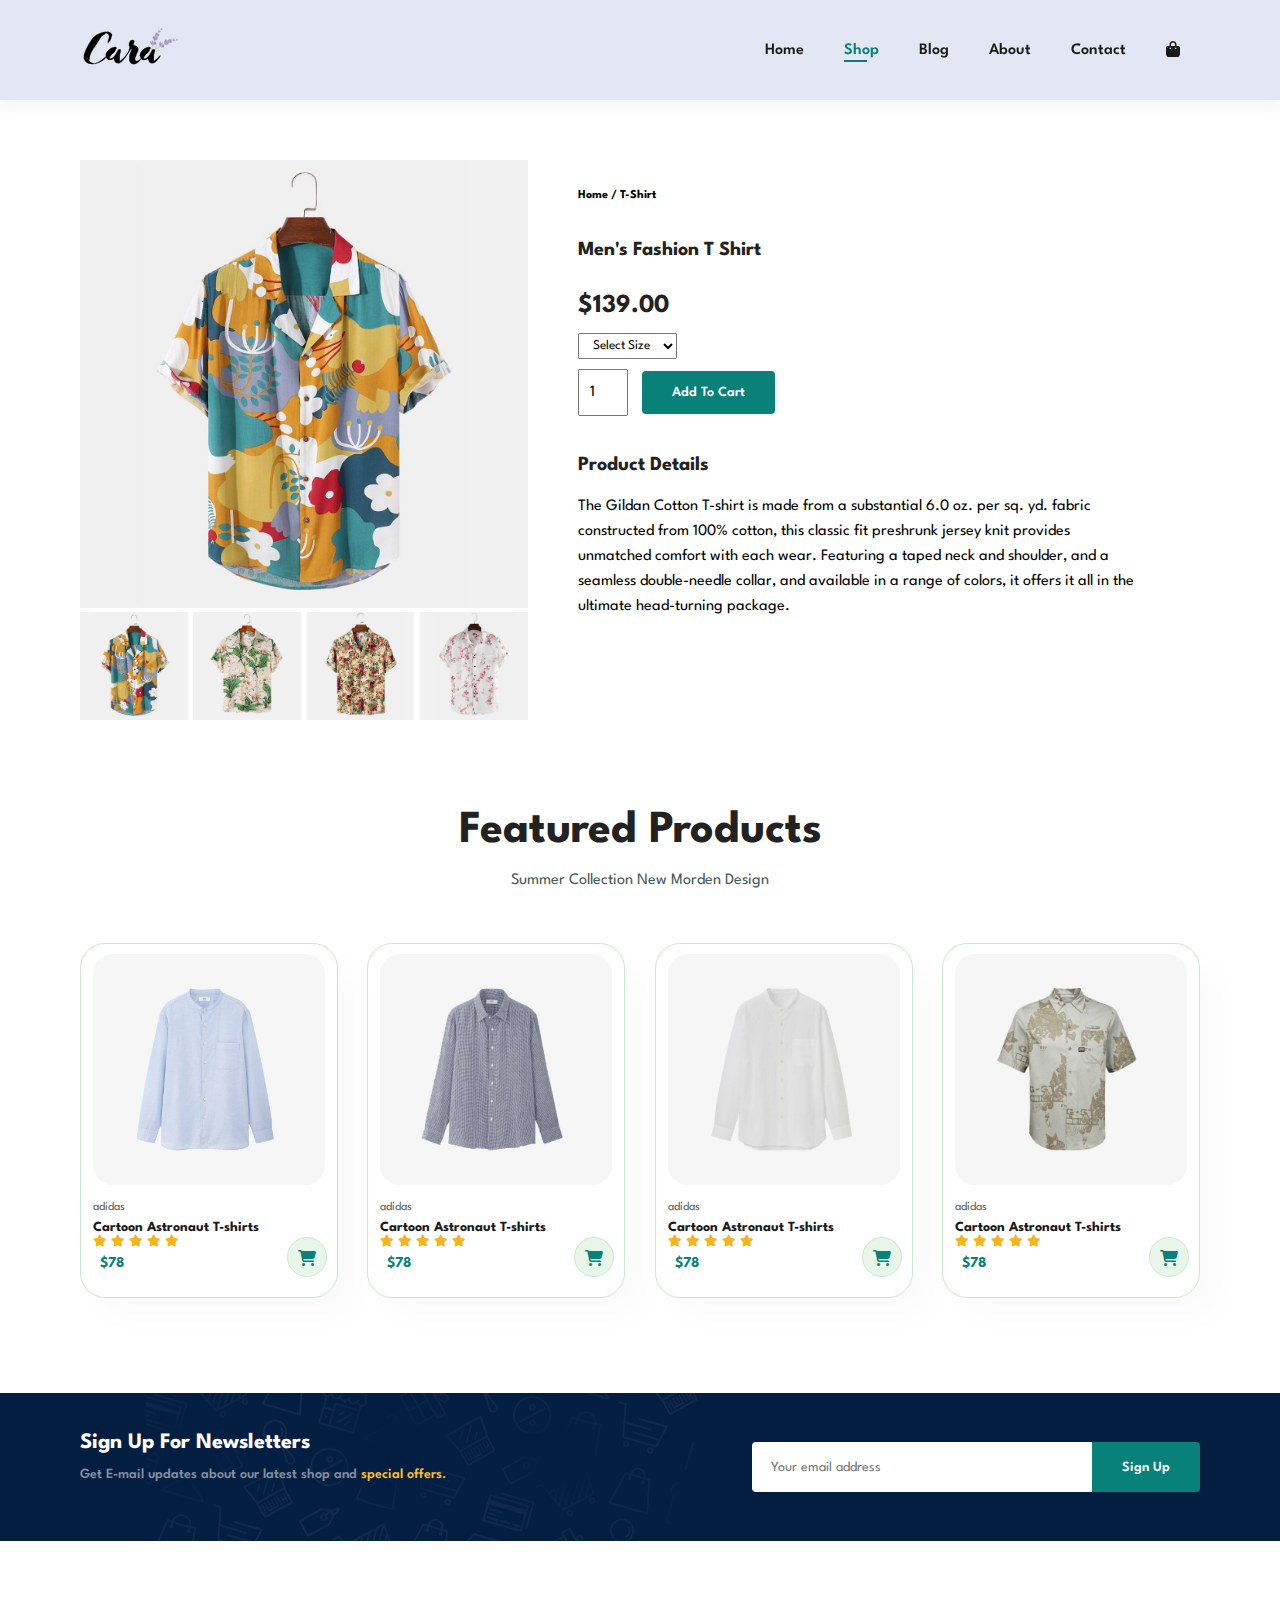
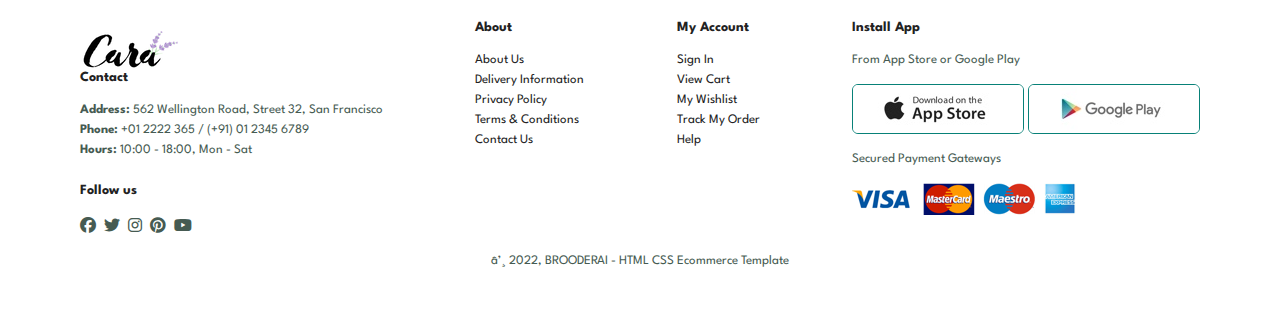
<file: sproduct.html>
<!DOCTYPE html>
<html lang="en">

<head>
    <meta charset="UTF=8">
    <meta http-equiv="X-UA-Comatible" content="IE=edge">
    <meta name="viewport" content="width=device-width, initial-scale=1.0">
    <title>Tech2etc Ecommerce Tutorial</title>
    <link rel="stylesheet" type="text/css" href="https://cdnjs.cloudflare.com/ajax/libs/font-awesome/6.1.1/css/all.min.css">
    <link rel="stylesheet" href="style.css">
</head>

<body>

   <section id="header">
    <a href="#"><img src="img/logo.png" class="log" alt=""></a>
    
    <div>
        <ul id="navbar">
            <li><a href="index.html">Home</a></li>
            <li><a class="active" href="shop.html">Shop</a></li>
            <li><a href="blog.html">Blog</a></li>
            <li><a href="about.html">About</a></li>
            <li><a href="contact.html">Contact</a></li>
            <li id="lg-bag"><a href="cart.html"><i class="fa-solid fa-bag-shopping"></i></a></li>
            <a href="#" id="close"><i class="fa-solid fa-xmark"></i></a>
        </ul>
    </div>
    <div id="mobile">
        <a href="cart.html"><i class="fa-solid fa-bag-shopping"></i></a>
        <i id="bar"  class="fas fa-outdent"></i>
    </div>
   </section>

   <section id="prodetails" class="section-p1">
    <div class="single-pro-image">
        <img src="img/products/f1.jpg" width="100%" id="MainImg" alt="">
        
        <div class="small-img-group">
            <div class="small-img-col">
                <img src="img/products/f1.jpg" width="100%" class="small-img" alt="">
            </div>
            <div class="small-img-col">
                <img src="img/products/f2.jpg" width="100%" class="small-img" alt="">
            </div>
            <div class="small-img-col">
                <img src="img/products/f3.jpg" width="100%" class="small-img" alt="">
            </div>
            <div class="small-img-col">
                <img src="img/products/f4.jpg" width="100%" class="small-img" alt="">
            </div>
        </div>
    </div>

     <div class="single-pro-details">
        <h6>Home / T-Shirt</h6>
        <h4>Men's Fashion T Shirt</h4>
        <h2>$139.00</h2>
        <select>
            <option>Select Size</option>
            <option>XL</option>
            <option>XXL</option>
            <option>Small</option>
            <option>Large</option>
        </select>
        <input type="number" value="1">
        <button class="normal">Add To Cart</button>
        <h4>Product Details</h4>
        <span>The Gildan Cotton T-shirt is made from a substantial 6.0 oz. per sq. yd. fabric constructed from 100% cotton, this classic fit preshrunk jersey knit provides unmatched comfort with each wear. Featuring a taped neck and shoulder, and a seamless double-needle collar, and available in a range of colors, it offers it all in the ultimate head-turning package.</span>
     </div>
   </section>

   <section id="product1" class="section-p1">
    <h2>Featured Products</h2>
    <p>Summer Collection New Morden Design</p>
    <div class="pro-container">
        <div class="pro">
            <img src="img/products/n1.jpg" alt="">
            <div class="des">
                <span>adidas</span>
                <h5>Cartoon Astronaut T-shirts</h5>
                <div class="star">
                    <i class="fa-solid fa-star"></i>
                    <i class="fa-solid fa-star"></i>
                    <i class="fa-solid fa-star"></i>
                    <i class="fa-solid fa-star"></i>
                    <i class="fa-solid fa-star"></i>
                </div>
                <h4>$78</h4>
            </div>
            <a href="#"><i class="fa-solid fa-cart-shopping cart"></i></a>
        </div>
        <div class="pro">
            <img src="img/products/n2.jpg" alt="">
            <div class="des">
                <span>adidas</span>
                <h5>Cartoon Astronaut T-shirts</h5>
                <div class="star">
                    <i class="fa-solid fa-star"></i>
                    <i class="fa-solid fa-star"></i>
                    <i class="fa-solid fa-star"></i>
                    <i class="fa-solid fa-star"></i>
                    <i class="fa-solid fa-star"></i>
                </div>
                <h4>$78</h4>
            </div>
            <a href="#"><i class="fa-solid fa-cart-shopping cart"></i></a>
        </div>
        <div class="pro">
            <img src="img/products/n3.jpg" alt="">
            <div class="des">
                <span>adidas</span>
                <h5>Cartoon Astronaut T-shirts</h5>
                <div class="star">
                    <i class="fa-solid fa-star"></i>
                    <i class="fa-solid fa-star"></i>
                    <i class="fa-solid fa-star"></i>
                    <i class="fa-solid fa-star"></i>
                    <i class="fa-solid fa-star"></i>
                </div>
                <h4>$78</h4>
            </div>
            <a href="#"><i class="fa-solid fa-cart-shopping cart"></i></a>
        </div>
        <div class="pro">
            <img src="img/products/n4.jpg" alt="">
            <div class="des">
                <span>adidas</span>
                <h5>Cartoon Astronaut T-shirts</h5>
                <div class="star">
                    <i class="fa-solid fa-star"></i>
                    <i class="fa-solid fa-star"></i>
                    <i class="fa-solid fa-star"></i>
                    <i class="fa-solid fa-star"></i>
                    <i class="fa-solid fa-star"></i>
                </div>
                <h4>$78</h4>
            </div>
            <a href="#"><i class="fa-solid fa-cart-shopping cart"></i></a>
        </div>
    </div>
   </section>

   <section id="newsletter" class="section-p1 section-m1">
    <div class="newstext">
        <h4>Sign Up For Newsletters</h4>
        <p>Get E-mail updates about our latest shop and <span>special offers.</span></p>
    </div>
    <div class="form">
        <input type="text" placeholder="Your email address">
        <button class="normal">Sign Up</button>
    </div>
   </section>

   <footer class="section-p1">
    <div class="col">
        <img class="logo" src="img/logo.png" alt="">
        <h4>Contact</h4>
        <p><strong>Address: </strong> 562 Wellington Road, Street 32, San Francisco</p>
        <p><strong>Phone:</strong> +01 2222 365 / (+91) 01 2345 6789</p>
        <p><strong>Hours:</strong> 10:00 - 18:00, Mon - Sat</p>
        <div class="follow">
            <h4>Follow us</h4>
            <div class="icon">
                <i class="fa-brands fa-facebook"></i>
                <i class="fa-brands fa-twitter"></i>
                <i class="fa-brands fa-instagram"></i>
                <i class="fa-brands fa-pinterest"></i>
                <i class="fa-brands fa-youtube"></i>
            </div>
        </div>
    </div>

    <div class="col">
        <h4>About</h4>
        <a href="#">About Us</a>
        <a href="#">Delivery Information</a>
        <a href="#">Privacy Policy</a>
        <a href="#">Terms & Conditions</a>
        <a href="#">Contact Us</a>
    </div>

    <div class="col">
        <h4>My Account</h4>
        <a href="#">Sign In</a>
        <a href="#">View Cart</a>
        <a href="#">My Wishlist</a>
        <a href="#">Track My Order</a>
        <a href="#">Help</a>
    </div>

    <div class="col install">
        <h4>Install App</h4>
        <p>From App Store or Google Play</p>
        <div class="row">
            <img src="img/pay/app.jpg" alt="">
            <img src="img/pay/play.jpg" alt="">
        </div>
        <p>Secured Payment Gateways</p>
        <img src="img/pay/pay.png" alt="">
    </div>

    <div class="copyright">
        <p>Ⓒ 2022, BROODERAI - HTML CSS Ecommerce Template</p>
    </div>
   </footer>

   <script>
    
    var MainImg = document.getElementById("MainImg");
    var smallimg = document.getElementsByClassName("small-img");

    smallimg[0].onclick = function(){
        MainImg.src =smallimg[0].src;
    }
    smallimg[1].onclick = function(){
        MainImg.src =smallimg[1].src;
    }
    smallimg[2].onclick = function(){
        MainImg.src =smallimg[2].src;
    }
    smallimg[3].onclick = function(){
        MainImg.src =smallimg[3].src;
    }
   </script>


    <script src="script.js"></script>
</body>

</html>
</file>
<file: style.css>
@import url('https://fonts.googleapis.com/css2?family=Spartan:wght@100;200;300;400;500;600;700;800;900&display=swap');
*{
    margin: 0;
    padding: 0;
    box-sizing: border-box;
    font-family: 'Spartan', sans-serif;
}

h1 {
    font-size: 50px;
    line-height: 64px;
    color: #222;
}

h2 {
    font-size: 46px;
    line-height: 54px;
    color: #222;
}

h4 {
    font-size: 20px;
    color: #222;
}

h6 {
    font-weight: 700;
    font-size: 12px;
}

p {
    font-size: 16px;
    color: #465b52;
    margin: 15px 0 20px 0;
}

.section-p1 {
    padding: 40px 80px;
}

.section-m1 {
    margin: 40px 0;
}

button.white {
    font-size: 13px;
    font-weight: 600;
    padding: 11px 18px;
    color: #fff;
    background-color: transparent;
    cursor: pointer;
    border: 1px solid #fff;
    outline: none;
    transition: 0.2s;
}

button.normal {
    font-size: 14px;
    font-weight: 600;
    padding: 15px 30px;
    color: #000;
    background-color: #fff;
    border-radius: 4px;
    cursor: pointer;
    border: none;
    outline: none;
    transition: 0.2s;
}
body {
    width: 100%
}

/* Header Start */

#header {
    display: flex;
    height: 100px;
    align-items: center;
    justify-content: space-between;
    padding: 20px 80px;
    background: #E3E6F3;
    box-shadow: 0 5px 15px rgba(0, 0, 0, 0.06);
    z-index: 999;
    position: sticky;
    top: 0;
    left: 0;
}

#navbar {
    display: flex;
    align-items: center;
    justify-content: center;
}

#navbar li {
    list-style: none;
    padding: 0 20px;
    position: relative;
}

#navbar li a{
    text-decoration: none;
    font-size: 16px;
    font-weight: 600;
    color: #1a1a1a;
    transition: 0.3s ease;
}

#navbar li a:hover,
#navbar li a.active {
    color: #088178;
}

#navbar li a.active::after,
#navbar li a:hover::after {
    content: "";
    width: 30%;
    height: 2px;
    background: #088178;
    position: absolute;
    bottom: -4px;
    left: 20px;
}

#mobile {
    display: none;
    align-items: center;
}

#close {
    display: none;
}


/* Home Page */

#hero {
    background-image: url("img/hero4.jpg");
    height: 90vh;
    width: 100%;
    background-size: cover;
    background-position: top 25% right 0 ;
    padding: 0 80px;
    display: flex;
    flex-direction: column;
    align-items: flex-start;
    justify-content: center;
}

#hero h4 {
    padding-bottom: 15px;
}

#hero h1 {
    color: #088178;
}

#hero button {
    background-image: url("img/button.png");
    background-color: transparent;
    color: #088178;
    border: 0;
    padding: 14px 80px 14px 65px;
    background-repeat: no-repeat;
    cursor: pointer;
    font-weight: 700;
    font-size: 15px;
}

#feature {
    display: flex;
    align-items: center;
    justify-content: space-between;
    flex-wrap: wrap;
}

#feature .fe-box {
    width: 180px;
    text-align: center;
    padding: 25px 15px;
    box-shadow:  20px 20px 34px rgba(0, 0, 0, 0.03);
    border: 1px solid #cce7d0;
    border-radius: 4px;
    margin: 15px 0;
}

#feature .fe-box:hover {
    box-shadow: 10px 10px 54px rgba(70, 62, 221, 0.1);
}

#feature .fe-box img {
    width: 100%;
    margin-bottom: 10px;
}

#feature .fe-box h6 {
    display: inline-block;
    padding: 9px 8px 6px 8px;
    line-height: 1;
    border-radius: 4px;
    color: #088178;
    background-color: #fddde4;
}

#feature .fe-box:nth-child(2) h6 {
    background-color: #cdebbc;
}

#feature .fe-box:nth-child(3) h6 {
    background-color: #d1e8f2;
}

#feature .fe-box:nth-child(4) h6 {
    background-color: #cdd4f8;
}

#feature .fe-box:nth-child(5) h6 {
    background-color: #f6dbf6;
}

#feature .fe-box:nth-child(6) h6 {
    background-color: #fff2e5;
}

#product1 {
    text-align: center;
}

#product1 .pro-container {
    display: flex;
    justify-content: space-between;
    padding-top: 20px;
    flex-wrap: wrap;
}

#product1 .pro {
    width: 23%;
    min-width: 250px;
    padding: 10px 12px;
    border: 1px solid #cce7d0;
    border-radius: 25px;
    cursor: pointer;
    box-shadow: 20px 20px 30px rgba(0, 0, 0, 0.02);
    margin: 15px 0;
    transition: 0.2s ease;
    position: relative;
}

#product1 .pro:hover{
    box-shadow: 20px 20px 30px rgba(0, 0, 0, 0.06);
}

#product1 .pro img {
    width: 100%;
    border-radius: 20px;
}

#product1 .pro .des {
    text-align: start;
    padding: 10px 0;
}

#product1 .pro .des span {
    color: #606063;
    font-size: 12px;
}

#product1 .pro .des h5 {
    padding-top: 7px;
    color: #1a1a1a;
    font-size: 14px;
}

#product1 .pro .des i {
    font-size: 12px;
    color: rgb(243, 181, 25);
}

#product1 .pro .des h4 {
    padding: 7px;
    font-size: 15px;
    font-weight: 700;
    color: #088178;
} 

#product1 .pro .cart {
    width: 40px;
    height: 40px;
    line-height: 40px;
    border-radius: 50px;
    background-color: #e8f6ea;
    font-weight: 400px;
    color: #088178;
    border: 1px solid #cce7d0;
    position: absolute;
    bottom: 20px;
    right: 10px;
}

#banner {
    display: flex;
    flex-direction: column;
    justify-content: center;
    align-items: center;
    text-align: center;
    background-image: url("img/banner/b2.jpg");
    width: 100%;
    height: 40vh;
    background-size: cover;
    background-position: center;
}

#banner h4 {
    color: #fff;
    font-size: 16px;
}

#banner h2 {
    color: #fff;
    font-size: 30px;
    padding: 10px 0;
}

#banner h2 span {
    color: #ef3636;
}

#banner button:hover {
    background: #088178;
    color: #fff;
}

#sm-banner {
    display: flex;
    justify-content: space-between;
    flex-wrap: wrap;
}

#sm-banner .banner-box {
    display: flex;
    flex-direction: column;
    justify-content: center;
    align-items: flex-start;
    background-image: url("img/banner/b17.jpg");
    min-width: 49%;
    height: 50vh;
    background-size: cover;
    background-position: center;
    padding: 30px;
}

#sm-banner .banner-box2 {
    background-image: url("img/banner/b10.jpg");
}

#sm-banner h4 {
    color: #fff;
    font-size: 20px;
    font-weight: 300;
}

#sm-banner h2 {
    color: #fff;
    font-size: 28px;
    font-weight: 800;
}

#sm-banner span {
    color: #fff;
    font-size: 14px;
    font-weight: 500;
    padding-bottom: 15px;
}

#sm-banner .banner-box:hover button {
    background: #088178;
    border: 1px solid #088178;
}

#banner3 {
    display: flex;
    justify-content: space-between;
    flex-wrap: wrap;
    padding: 0 80px;
}

#banner3 .banner-box {
    display: flex;
    flex-direction: column;
    justify-content: center;
    align-items: flex-start;
    background-image: url("img/banner/b7.jpg");
    min-width: 30%;
    height: 30vh;
    background-size: cover;
    background-position: center;
    padding: 20px;
    margin-bottom: 20px;
}

#banner3 .banner-box2 {
    background-image: url("img/banner/b4.jpg");
}

#banner3 .banner-box3 {
    background-image: url("img/banner/b18.jpg");
}

#banner3 h2 {
    color: #fff;
    font-weight: 900;
    font-size: 22px;
}

#banner3 h3 {
    color: #ec544e;
    font-weight: 800;
    font-size: 15px;
}

#newsletter {
    display: flex;
    justify-content: space-between;
    flex-wrap: wrap;
    align-items: center;
    background-image: url("img/banner/b14.png");
    background-repeat: no-repeat;
    background-position: 20% 30%;
    background-color: #041e42;
}

#newsletter h4 {
    font-size: 22px;
    font-weight: 700;
    color: #fff;
}

#newsletter p {
    font-size: 14px;
    font-weight: 600;
    color: #818ea0;
}

#newsletter p span {
    color: #ffbd27;
}

#newsletter .form {
    display: flex;
    width: 40%;
}

#newsletter input {
    height: 3.125rem;
    padding: 0 1.25em;
    font-size: 14px;
    width: 100%;
    border: 1px solid transparent;
    border-radius: 4px;
    outline: none;
    border-top-right-radius: 0;
    border-bottom-right-radius: 0;
}

#newsletter button {
    background-color: #088178;
    color: #fff;
    white-space: nowrap;
    border-top-left-radius: 0;
    border-bottom-left-radius: 0;
}

footer {
    display: flex;
    flex-wrap: wrap;
    justify-content: space-between;
    margin-top: 30px;
}
footer .col{
    display: flex;
    flex-direction: column;
    align-items: flex-start;
    margin-bottom: 20px;
}

footer .logo {
    margin-top: 10px;
}

footer h4 {
    font-size: 14px;
    padding-bottom: 20px;
}

footer p {
    font-size: 13px;
    margin: 0 0 8px 0;
}

footer a {
    font-size: 13px;
    text-decoration: none;
    color: #222;
    margin: 0 0 8px 0;
}

footer .follow {
    margin-top: 20px;
}

footer .follow i {
    color: #465b52;
    padding-right: 4px;
    cursor: pointer;
}

footer .install .row img {
    border: 1px solid #088178;
    border-radius: 6px;
}

footer .install img {
    margin: 10px 0 15px 0;
}

footer .follow i:hover,
footer a:hover {
    color: #088178;
}

footer .copyright {
    width: 100%;
    text-align: center;
}


/* Shop Page */

#page-header {
    background-image: url("img/banner/b1.jpg");
    width: 100%;
    height: 40vh;
    background-size: cover;
    display: flex;
    justify-content: center;
    text-align: center;
    flex-direction: column;
    padding: 14px;
}

#page-header h2,
#page-header p {
    color: #fff;
}

#pagination {
    text-align: center;
}

#pagination a {
    text-decoration: none;
    background-color: #088178;
    padding: 15px 20px;
    border-radius: 4px;
    color: #fff;
    font-weight: 600;
}

#pagination a i {
    font-size: 16px;
    font-weight: 600;
}

/* Single Product */

#prodetails {
    display: flex;
    margin-top: 20px;
}

#prodetails .single-pro-image {
    width: 40%;
    margin-right: 50px;
}

.small-img-group {
    display: flex;
    justify-content: space-between;
}

.small-img-col {
    flex-basis: 24%;
    cursor: pointer;
}

#prodetails .single-pro-details {
    width: 50%;
    padding-top: 30px;
}

#prodetails .single-pro-details h4 {
    padding: 40px 0 20px 0;
}

#prodetails .single-pro-details h2 {
    font-size: 26px;
}

#prodetails .single-pro-details select {
    display: block;
    padding: 5px 10px;
    margin-bottom: 10px;
}

#prodetails .single-pro-details input {
    width: 50px;
    height: 47px;
    padding-left: 10px;
    font-size: 16px;
    margin-right: 10px;
}

#prodetails .single-pro-details input:focus {
    outline: none;
}

#prodetails .single-pro-details button {
    background: #088178;
    color: #fff;
}

#prodetails .single-pro-details span {
    line-height: 25px;
}

/* Blog Page */

#page-header.blog-header {
    background-image: url("img/banner/b19.jpg");
}

#blog {
    padding: 150px 150px 0 150px;
}

#blog .blog-box {
    display: flex;
    align-items: center;
    width: 100%;
    position: relative;
    padding-bottom: 90px;
}

#blog .blog-img {
    width: 50%;
    margin-right: 40px;
}

#blog img {
    width: 100%;
    height: 300px;
    object-fit: cover;
}

#blog .blog-details {
    width: 50%;
}

#blog .blog-details a{
    text-decoration: none;
    font-size: 11px;
    color: #000;
    font-weight: 700;
}

#blog .blog-details a {
    text-decoration: none;
    font-size: 11px;
    color: #000;
    font-weight: 700;
    position: relative;
    transition: 0.3s;
}

#blog .blog-details a::after {
    content: "";
    width: 50px;
    height: 1px;
    background-color: #000;
    position: absolute;
    top: 4px;
    right: -60px;
}

#blog .blog-details a:hover {
    color: #088178;
}

#blog .blog-details a:hover::after {
    color: #088178;
}

#blog .blog-box h1 {
    position: absolute;
    top: -40px;
    left: 0;
    font-size: 70px;
    font-weight: 700;
    color: #c9cbce;
    z-index: -9;
 }

/* About Page */

#page-header.about-header {
    background-image: url("img/about/banner.png");
}

#about-head {
    display: flex;
    align-items: center;
}

#about-head img {
    width: 50%;
    height: auto;
}

#about-head div  {
    padding-left: 40px;
}

#about-app {
    text-align: center;
}

#about-app .video {
    width: 70%;
    height: 100%;
    margin: 30px auto 0 auto;
}

#about-app .video video {
    width: 100%;
    height: 100%;
    border-radius: 20px;
}

/* Contact Pade */

#contact-details {
    display: flex;
    align-items: center;
    justify-content: space-between;
}

#contact-details .details {
    width: 40%;
}

#contact-details .details span,
#form-details form span  {
    font-size: 12px;
}

#contact-details .details h2,
#form-details form h2 {
    font-size: 26px;
    line-height: 35px;
    padding: 20px 0;
}

#contact-details .details h3 {
    font-size: 16px;
    padding-bottom: 15px;
}

#contact-details .details li {
    list-style: none;
    display: flex;
    padding: 10px 0;
}

#contact-details .details li i {
    font-size: 14px;
    padding-right: 22px;
}

#contact-details .details li p {
    margin: 0;
    font-size: 14px;
}

#contact-details .map {
    width: 55%;
    height: 400px;
}

#contact-details .map iframe {
    width: 100%;
    height: 100%;
}

#form-details {
    display: flex;
    justify-content: space-between;
    margin: 30px;
    padding: 80px; border: 1px solid #e1e1e1; 
}

#form-details form {
    width: 65%;
    display: flex;
    flex-direction: column;
    align-items: flex-start;
}

#form-details form input,
#form-details form textarea{
    width: 100%;
    padding: 12px 15px;
    outline: none;
    margin-bottom: 20px;
    border: 1px solid #e1e1e1;
}

#form-details form button {
    background-color: #088178;
    color: #fff;
}

#form-details .people div {
    padding-bottom: 25px;
    display: flex;
    align-items: flex-start;
}

#form-details .people div img {
    width: 65px;
    height: 65px;
    object-fit: cover;
    margin-right: 15px;
}

#form-details .people div p {
    margin: 0;
    font-size: 13px;
    line-height: 25px;
}

#form-details .people div p span {
    display: block;
    font-size: 16px;
    font-weight: 600;
    color: #000;
}


/* Cart Page */

#cart {
    overflow-x: auto;
}

#cart table {
    width: 100%;
    border-collapse: collapse;
    table-layout: fixed;
    white-space: nowrap;
}

#cart table img {
    width: 70px;
}

#cart table td:nth-child(1) {
    width: 100px;
    text-align: center;
}

#cart table td:nth-child(2) {
    width: 150px;
    text-align: center;
}

#cart table td:nth-child(3) {
    width: 250px;
    text-align: center;
}

#cart table td:nth-child(4),
#cart table td:nth-child(5), 
#cart table td:nth-child(6){
    width: 150px;
    text-align: center;
}

#cart table td:nth-child(5) input {
    width: 70px;
    padding: 10px 5px 10px 15px;
}

#cart table thead {
    border: 1px solid #e2e9e1;
    border-left: none;
    border-right: none;
}

#cart table thead td {
    font-weight: 700;
    text-transform: uppercase;
    font-size: 13px;
    padding: 18px 0;
}

#cart table tbody tr td {
    padding-top: 15px;
}

#cart table tbody td {
    font-size: 13px;
}

#cart-add {
    display: flex;
    flex-wrap: wrap;
    justify-content: space-between;
}

#coupon {
    width: 50%;
    margin-bottom: 30px;
}

#coupon h3,
#subtotal h3 {
    padding-bottom: 15px;
}

#coupon input {
    padding: 10px 20px;
    outline: none;
    width: 60%;
    margin-right: 10px;
    border: 1px solid #e2e9e1;
}

#coupon button,
#subtotal button {
    background-color: #088178;
    color: #fff;
    padding: 12px;
}

#subtotal {
    width: 50%;
    margin-bottom: 30px;
    border: 1px solid #e2e9e1;
    padding: 30px;
}

#subtotal table {
    border-collapse: collapse;
    width: 100%;
    margin-bottom: 20px;
}

#subtotal table td {
    width: 50%;
    border: 1px solid #e2e9e1;
    padding: 10px;
    font-size: 13px;
}
/* Start Media Query */

@media (max-width:799px) {

    .section-p1 {
        padding: 40px 40px;
    }
    #navbar {
        display: flex;
        flex-direction: column;
        align-items: flex-start;
        justify-content: flex-start; 
        position: fixed;
        top: 0;
        right: -300px;
        height: 100vh;
        width: 300px; 
        background-color: #E3E6F3;
        box-shadow: 0 40px 60px rgba(0, 0, 0, 0.1);   
        padding: 80px 0 0 10px;   
        transition: 0.3s;
    }

    #navbar.active {
        right: 0px;
    }

    #navbar li {
        margin-bottom: 25px;
    }

    #mobile {
        display: flex;
        align-items: center;
    }

    #mobile i {
        color: #1a1a1a;
        font-size: 24px;
        padding-left: 20px;
    }

    #close {
        display: initial;
        position: absolute;
        top: 30px;
        left: 30px;
        color: #222;
        font-size: 24px;
    }

    #lg-bag {
        display: none;
    }

    #hero {
        height: 70vh;
        padding: 0 80px;
        background-position: top 30% right 30%;
    }

    #feature {
        justify-content: center;
    }
    
    #feature .fe-box {
        margin: 15px 15px;
    }

    #product1 .pro-container {
        justify-content: center;
    }

    #product1 .pro {
        margin: 15px;
    }

    #banner {
        height: 20vh;
    }

    #sm-banner .banner-box {
        min-width: 100%;
        height: 30vh;
    }

    #banner3 {
        padding: 0 40px;
    }

    #banner3 .banner-box {
        width: 28%;
    }

    #newsletter .form {
        width: 70%;
    }

    /* Contact Page */
    
    #form-details {
        padding: 40px;
    }

    #form-details form {
        width: 50%;
    }
}

@media (max-width: 477px) {

    .section-p1 {
        padding: 22px;
    }

    #header {
        padding: 10px 30px;
    }

    h1 {
        font-size: 38px;
    }

    h2 {
        font-size: 32px;
    }

    #hero {
        padding: 0 20px;
        background-position: 55%;
    }

    #feature {
        justify-content: space-between;
    }

    #feature .fe-box {
        width: 155px;
        margin: 0 0 15px 0;
    }

    #product1 .pro {
        width: 100%;
    }

    #banner {
        height: 40vh;
    }

    #sm-banner .banner-box {
        height: 40vh;
    }

    #sm-banner .banner-box2 {
        margin-top: 20px;
    }

    #banner3 {
        padding: 0 20px;
    }

    #banner3 .banner-box {
        width: 100%;
    }

    #newsletter {
        padding: 40px 20px;
    }

    #newsletter .form {
        width: 100%;
    }

    footer .copyright {
        text-align: start;
    }

    /* Single Product */

    #prodetails {
        display: flex;
        flex-direction: column;
    }

    #prodetails .single-pro-image {
        width: 100%;
        margin-right: 0px;
    }

    #prodetails .single-pro-details {
        width: 100%;
    }

    /* Blog Page */

    #blog {
        padding: 100px 20px 0 20px;
    }

    #blog .blog-box {
        display: flex;
        flex-direction: column;
        align-items: flex-start;
    }

    #blog .blog-img {
        width: 100%;
        margin: 0px;
        margin-bottom: 30px;
    }

    #blog .blog-details {
        width: 100%;
    }

    /* About Page */

    #about-head {
        flex-direction: column;
    }

    #about-head img {
        width: 100%;
        margin-bottom: 20px;
    }

    #about-head div {
        padding-left: 0px;
    }

    #about-app .video {
        width: 100%;
    }

    /* Contact Page */

    #contact-details {
        flex-direction: column;
    }

    #contact-details .details {
        width: 100%;
        margin-bottom: 30px;
    }

    #contact-details .map {
        width: 100%;
    } 

    #form-details {
        margin: 10px;
        padding: 30px 10px;
        flex-wrap: wrap;
    }

    #form-details form {
        width: 100%;
        margin-bottom: 30px;
    }

    /* Cart Page */

    #cart-add {
        flex-direction: column;
    }

    #coupon {
        width: 100%;
    }

    #subtotal {
        width: 100%;
        padding: 20px;
    }

}
</file>
